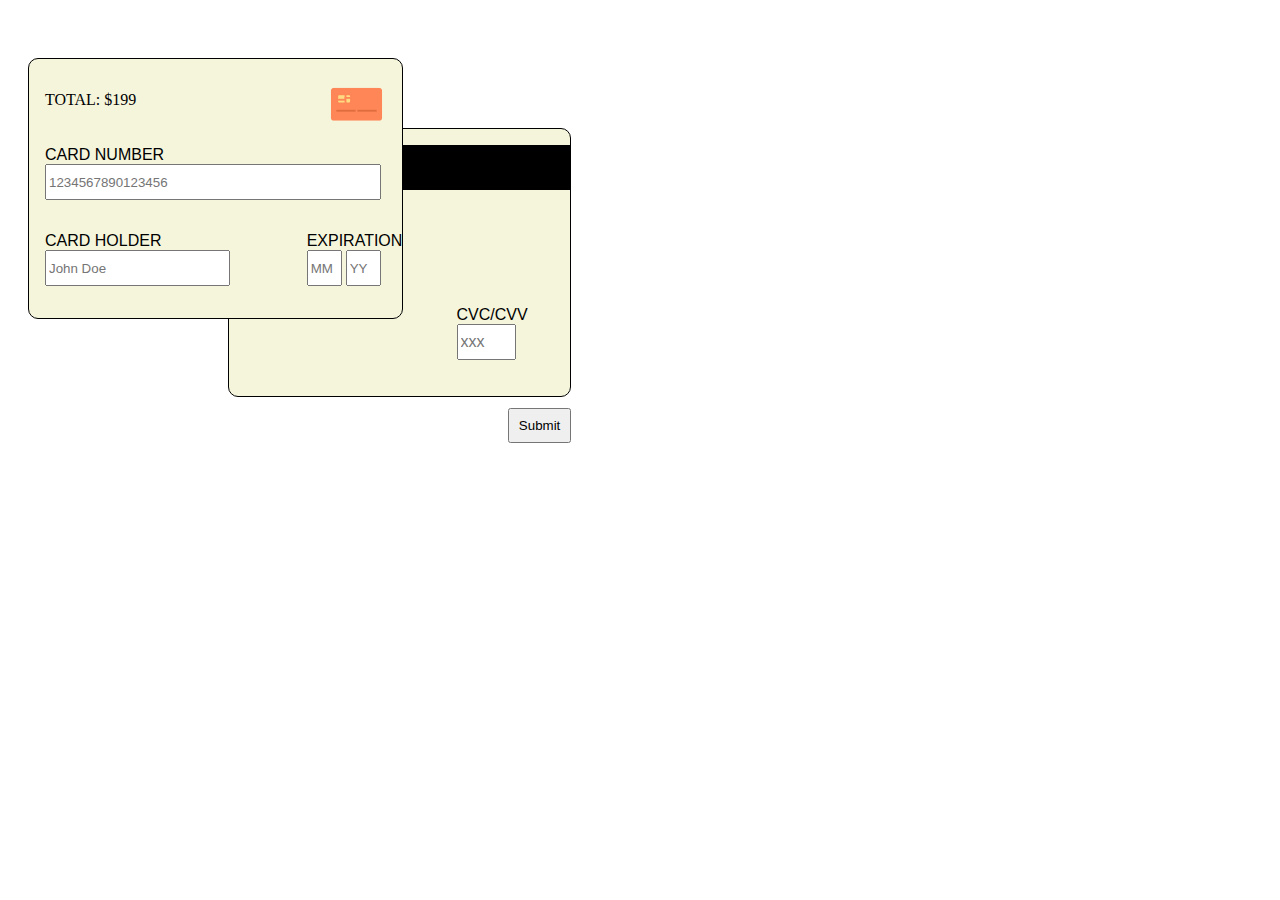
<file: cardform/index.html>
<!DOCTYPE html>
<html lang="en">
<head>
    <meta charset="UTF-8">
    <meta name="viewport" content="width=device-width, initial-scale=1.0">
    <title>Credit Card Form</title>
    <meta name="author" content="Nattie P">
    <meta name="description" content="gimmie your info">
    <link rel="icon" type="image/png" href="Untitled.png">
    <link rel="stylesheet" href="style.css"/>
    <script src="card.js" defer></script>
</head>
<body>
    <form action="index.html" >
        <section class = "front">
            <p>TOTAL:  $199</p>
            <img
            class="card-image"
            src="[data-uri]"
            height="55px">
            <p class = "number">
                <label for = "credit">CARD NUMBER</label>
                <input type ='text' id = "creditcardnumber" name = "credit" pattern="[0-9]{16}" placeholder="1234567890123456" required>
            </p>
            <p class = "name">
                <label for = "name">CARD HOLDER</label>
                <input type ='text' id = "name" name = "name" placeholder="John Doe" required>
            </p>
            <p class = "exp">
                <label for = "exp" class = "exp-label">EXPIRATION</label>
                <input type ='text' id = "monthExp" name = "exp" pattern="[01-12]{2}" placeholder="MM" required>
                <input type ='text' id = "yearExp" name = "exp" pattern="[25-99]{2}" placeholder="YY" required>

            </p>
        
        </section>
        <section class = "back">
            <div class = "randomahhline"></div>
            <p class = "cvc">
                <label for = "security">CVC/CVV</label>
                <input type ='text' id = "security" name = "security" pattern="[0-9]{3}"  placeholder="xxx" required>
            </p>


        </section>
        <button class = "sumbit" type="submit">Submit</button>
    </form>
    <p class = "errorMsg"></p>
    
</body>
</html>
</file>
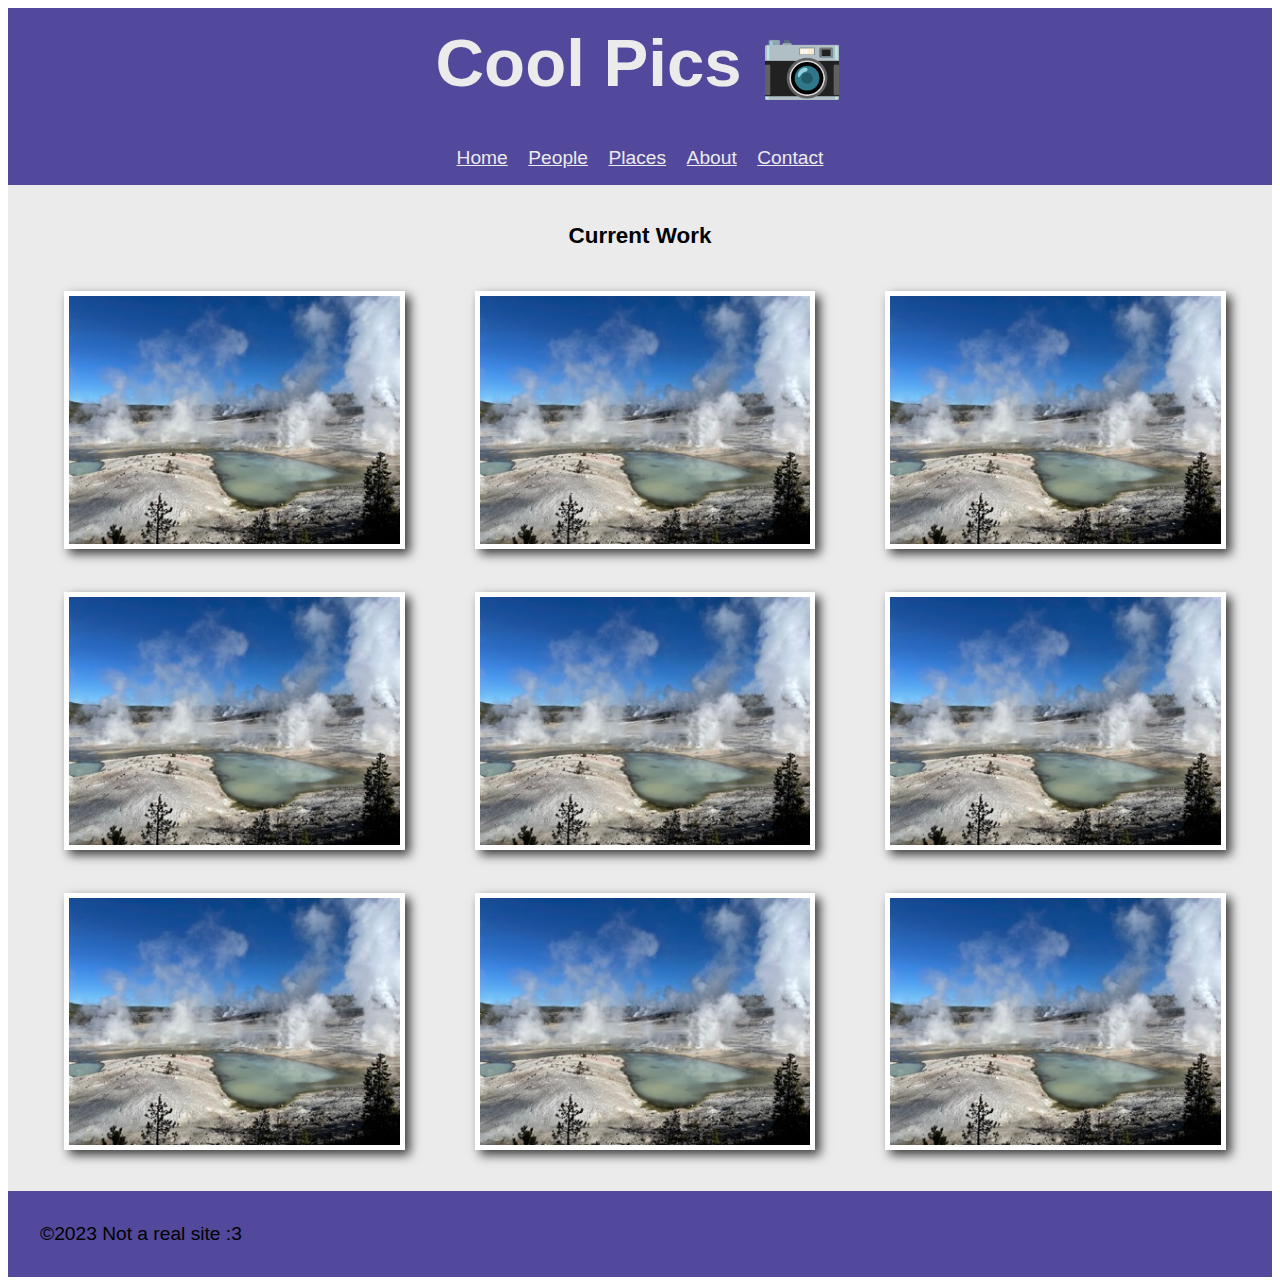
<file: coolpics/index.html>
<!DOCTYPE html>
<html lang="en">
<head>
    <meta charset="UTF-8">
    <meta name="viewport" content="width=device-width, initial-scale=1.0">
    <title>coo0o0o0ol pics!!</title>
    <link rel="stylesheet" href="coolpics.css"/>
    <script src="coolpics.js" defer></script>
    <meta name="author" content="Nattie P">
    <meta name="description" content="COOL PICS">
</head>
<body> 

    <header>
        <h1>Cool Pics 📷</h1>
        <h2 id="button">Menu</h2>
        <div class = "hide">
        <a href="#">Home</a>
        <a href="#">People</a>
        <a href="#">Places</a>
        <a href="#">About</a>
        <a href="#">Contact</a>
        </div>
    </header>
    <main>
        <h3>Current Work</h3>
        <section class = "gallery">
            <!-- 1  -->
            <figure>
                <img src="norris-sm.jpeg" alt="picture">
            </figure>
            <!-- 2 -->
            <figure>
                <img src="norris-sm.jpeg" alt="picture">
            </figure>
            <!-- 3  -->
            <figure>
                <img src="norris-sm.jpeg" alt="picture">
            </figure>
            <!-- 4  -->
            <figure>
                <img src="norris-sm.jpeg" alt="picture">
            </figure>
            <!-- 5  -->
            <figure>
                <img src="norris-sm.jpeg" alt="picture">
            </figure>
            <!-- 6  -->
            <figure>
                <img src="norris-sm.jpeg" alt="picture">
            </figure>
             <!-- 7  -->
             <figure>
                <img src="norris-sm.jpeg" alt="picture">
            </figure>
            <!-- 8  -->
            <figure>
                <img src="norris-sm.jpeg" alt="picture">
            </figure>
            <!-- 9  -->
            <figure id = "last">
                <img src="norris-sm.jpeg" alt="picture">
            </figure>
        
        </section>
    </main>
    <footer>©2023 Not a real site :3</footer>
    
</body>
</html>
</file>
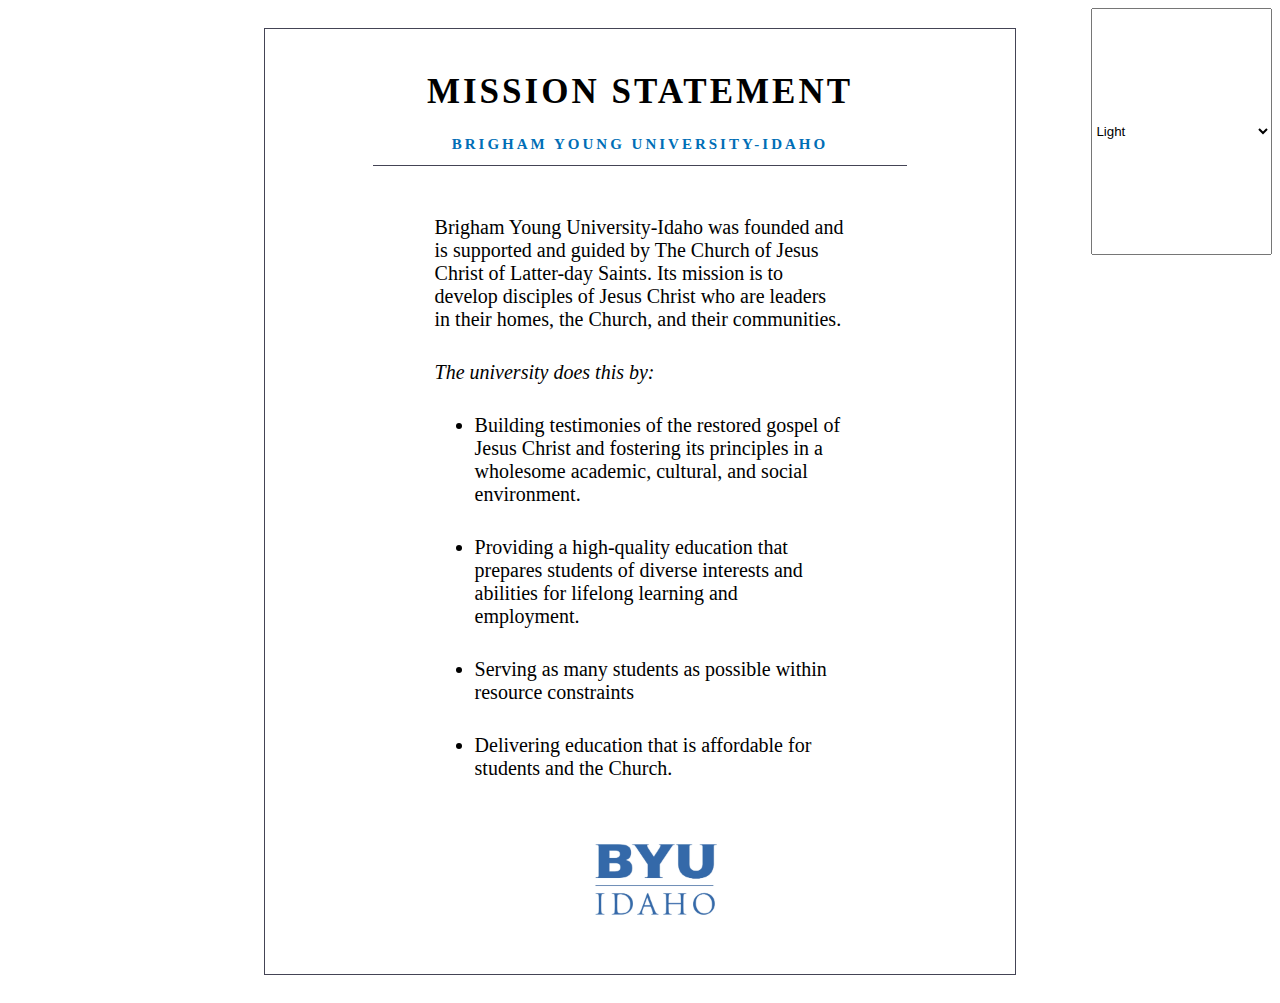
<file: mission/index.html>
<!DOCTYPE html>
<html lang="en">
<head>
    <meta charset="UTF-8">
    <meta name="viewport" content="width=device-width, initial-scale=1.0">
    <title>Document</title>
    <link rel="stylesheet" href="styles.css"/>
    <script src="mission.js" defer></script>

</head>
<body >
    <div class = "border">
    <h1>Mission Statement</h1>
    <h2>Brigham Young University-Idaho</h2>
    <div class = "line"></div>
    <p>Brigham Young University-Idaho was founded and is
        supported and guided by The Church of Jesus Christ
        of Latter-day Saints. Its mission is to develop disciples
        of Jesus Christ who are leaders in their homes, the
        Church, and their communities.</p>
    <p class = "italics">The university does this by:</p>
    <ul>
        <li>Building testimonies of the restored gospel of Jesus
            Christ and fostering its principles in a wholesome
            academic, cultural, and social environment.</li>
        <li>Providing a high-quality education that prepares
            students of diverse interests and abilities for
            lifelong learning and employment.</li>
        <li>Serving as many students as possible within
            resource constraints</li>
        <li>Delivering education that is affordable for
            students and the Church.</li>
    </ul>
    <img src= "logo.webp" alt="BYUI Logo- blue">
    </div>
    <select class = "theme">
  
        <option value="light">Light</option>
        <option value="dark">Dark</option>
      </select>

</body>
</html>
</file>
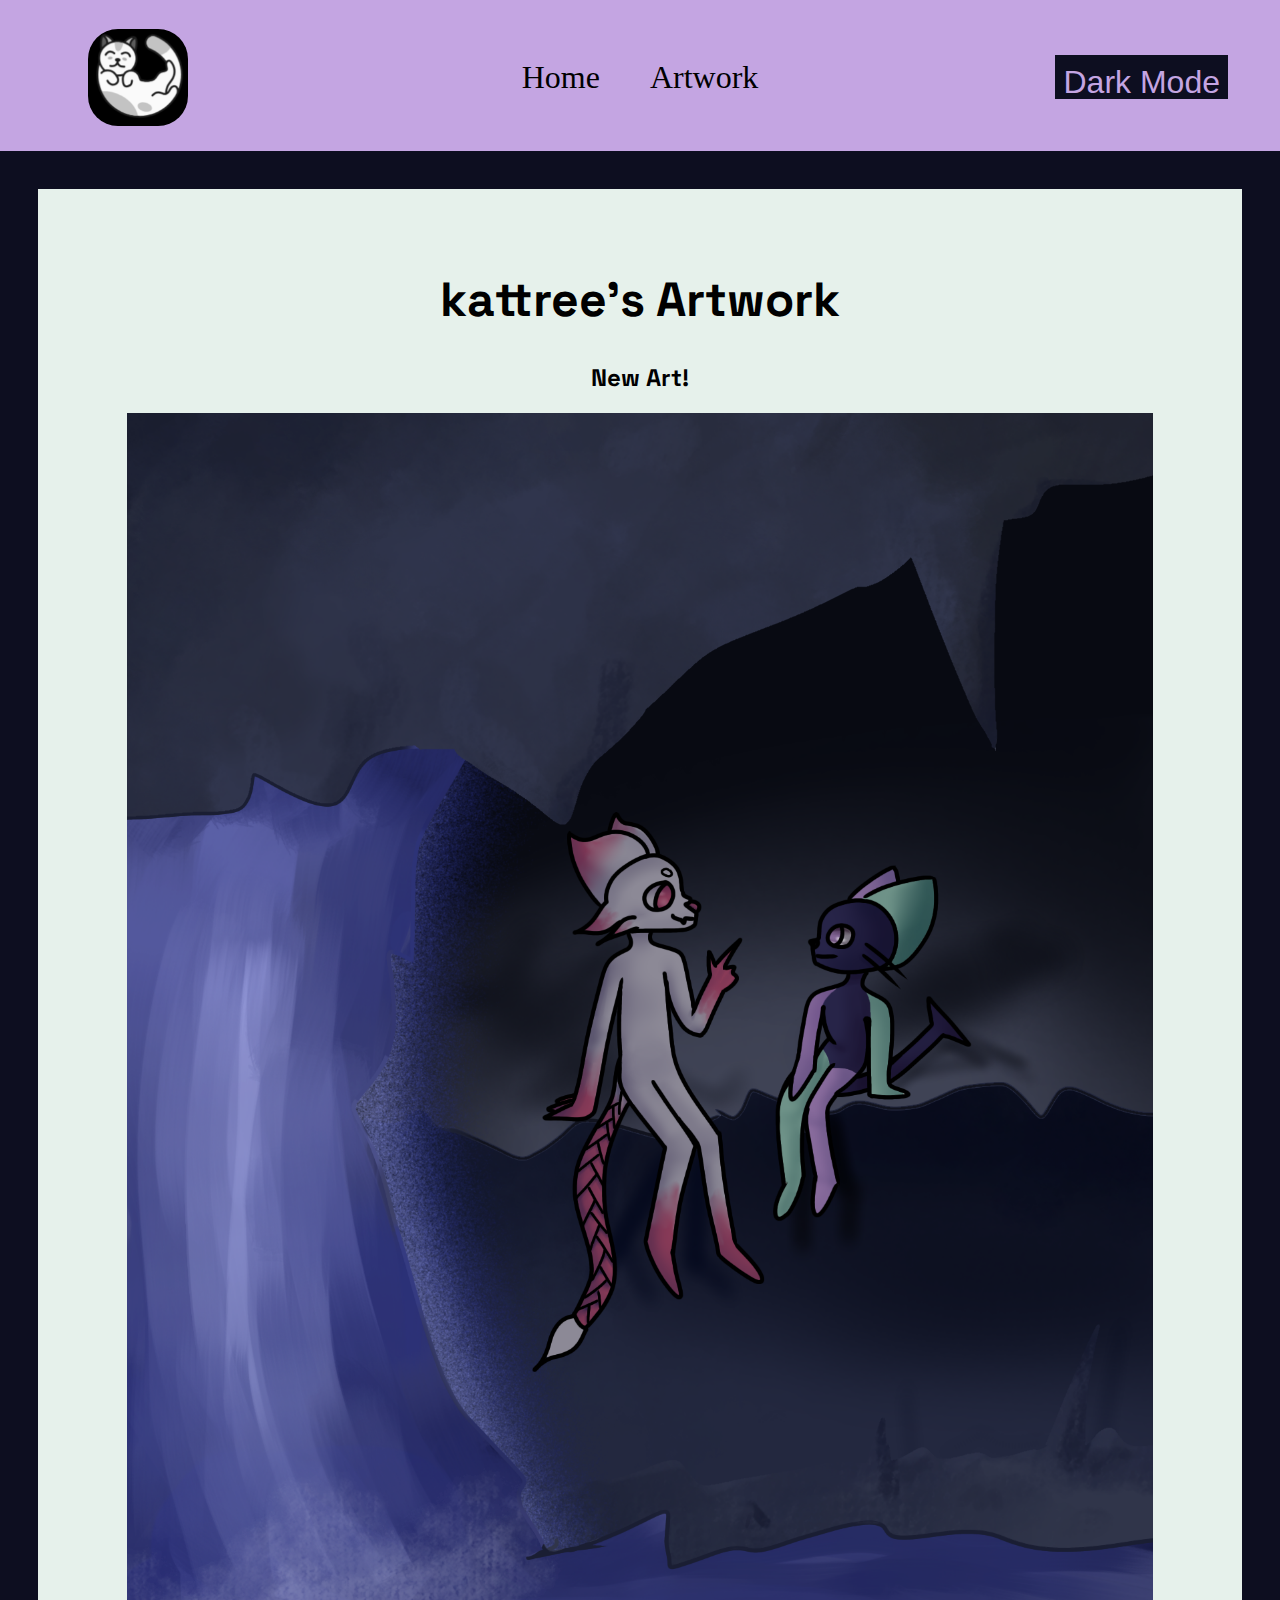
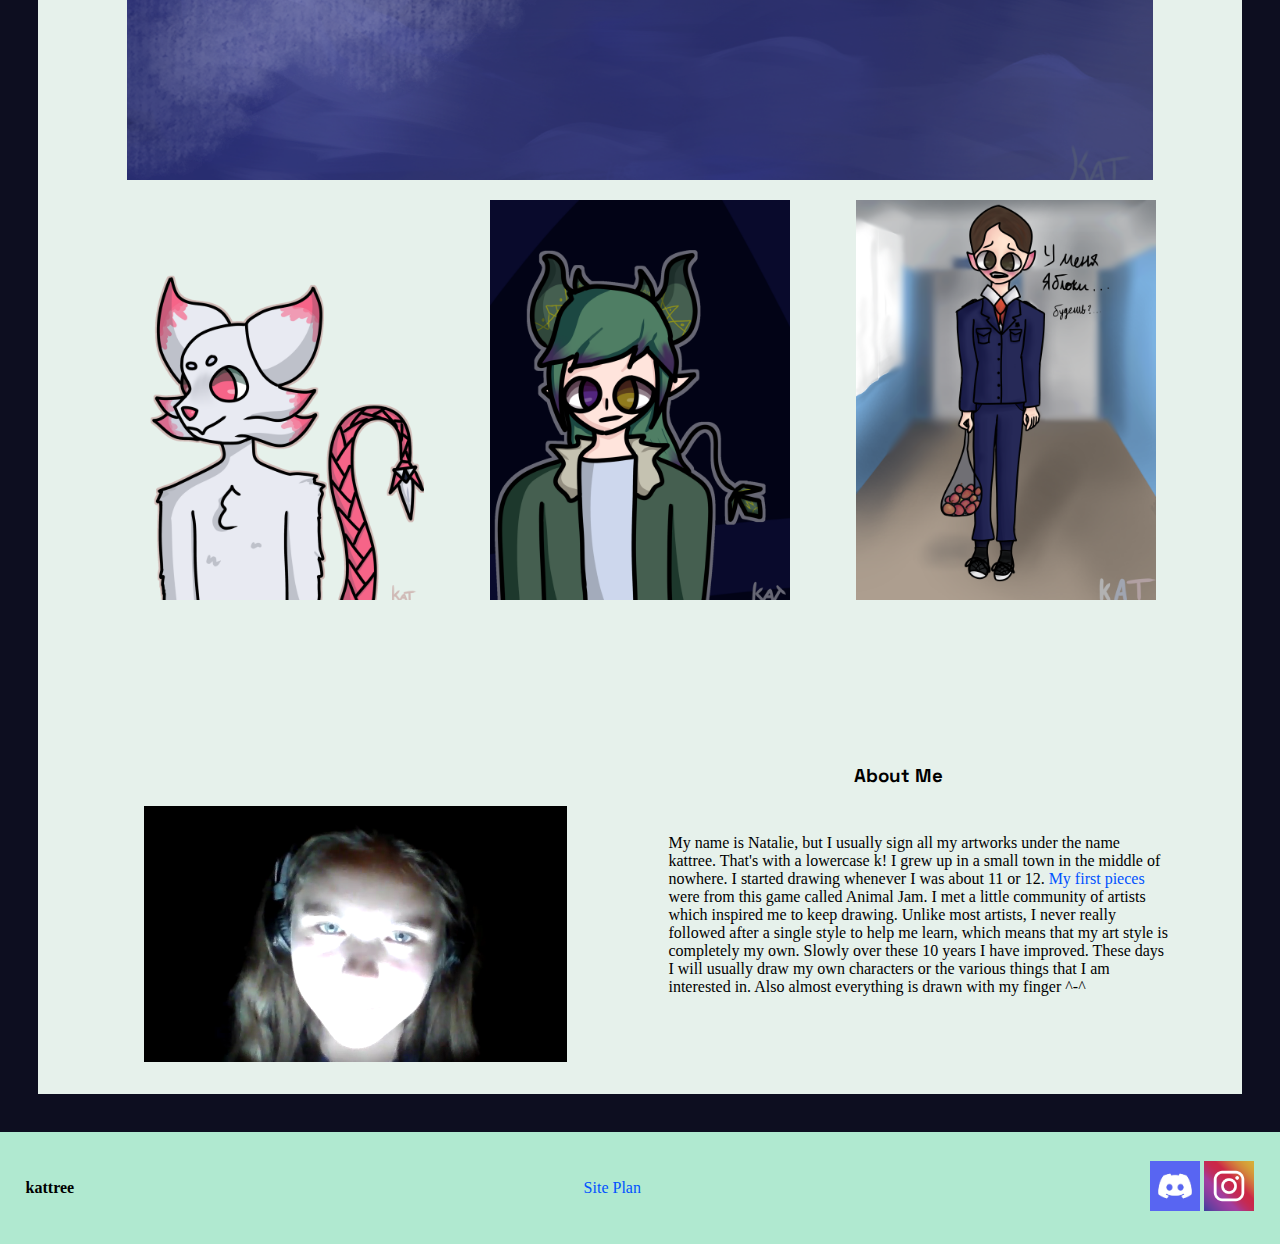
<file: personal-site/index.html>
<!DOCTYPE html>
<html lang="en">
<head>
    <meta charset="UTF-8">
    <meta name="viewport" content="width=device-width, initial-scale=1.0">
    <title>kattree Art</title>
    <link rel="icon" type="image/png" href="image.webp">
    <meta name="author" content="Nattie P">
    <meta name="description" content="Home page for the displaying of kattree's artwork.">
    <link rel="stylesheet" href="style.css" />
    <script src="dark.js" defer></script>



</head>
<body>
    <header>
        <img class = "logo" src="image.webp" alt="Logo image" />
        <section class = "nav-links">
            <ul>
            <li><a href="index.html">Home</a></li>
            <li><a href = "artwork.html" >Artwork</a></li>
            </ul>
        </section>
        <button id ="lighting"> Dark Mode</button>
    </header>
    <main>
        <h1>kattree's Artwork</h1>
        <div class = "randomahhline"></div>
        <section class = "newArts">
        <h2>New Art!</h2>
        <img src="frens.png" alt="two kats by a cave waterfall">
        <p></p>
        <div class ="miniNewArts">
        <img src="kett.png" alt="Katari Kityama- kattree's friend">
        <img src="zenny.png" alt="romanian man with heterochromia and green hair">
        <img src="yabloki.png" alt="russian boy holding apples while asking a girl out in russian">
    </div>
</section>
<section class = "abtme">
        <h3>About Me</h3>
        <img class = "me" src="me.png" alt="picture of the artist">
        <p>My name is Natalie, but I usually sign all my artworks under the name kattree. That's with a lowercase k! I grew up in a small town in the middle of nowhere. I started drawing whenever I was about 11 or 12. <a href ="https://aminoapps.com/c/jam-on/page/blog/bad-wolf-art/eY8R_Xlwu3ubK1pj5zPlVW7eKeDD0kwPJNRSQ" target = "_blank">My first pieces</a> were from this game called Animal Jam. I met a little community of artists which inspired me to keep drawing. Unlike most artists, I never really followed after a single style to help me learn, which means that my art style is completely my own. Slowly over these 10 years I have improved. These days I will usually draw my own characters or the various things that I am interested in. Also almost everything is drawn with my finger ^-^</p>
    </section>
    </main>
    <footer>
        
        <h4>kattree</h4>
        <a class = "sitplan" href="site-plan.html">Site Plan</a>
        <div>
        <a href="https://discord.gg/QAv552ebdE" target ="_blank">
            <img src="discord.jpg" alt="discord icon"> </a>
            <a href="https://www.instagram.com/kattree__/" target ="_blank">
                <img src="instagram.webp" alt="instagram icon">
            </a>
        </div>
    </footer>
     
</body>
</html>
</file>
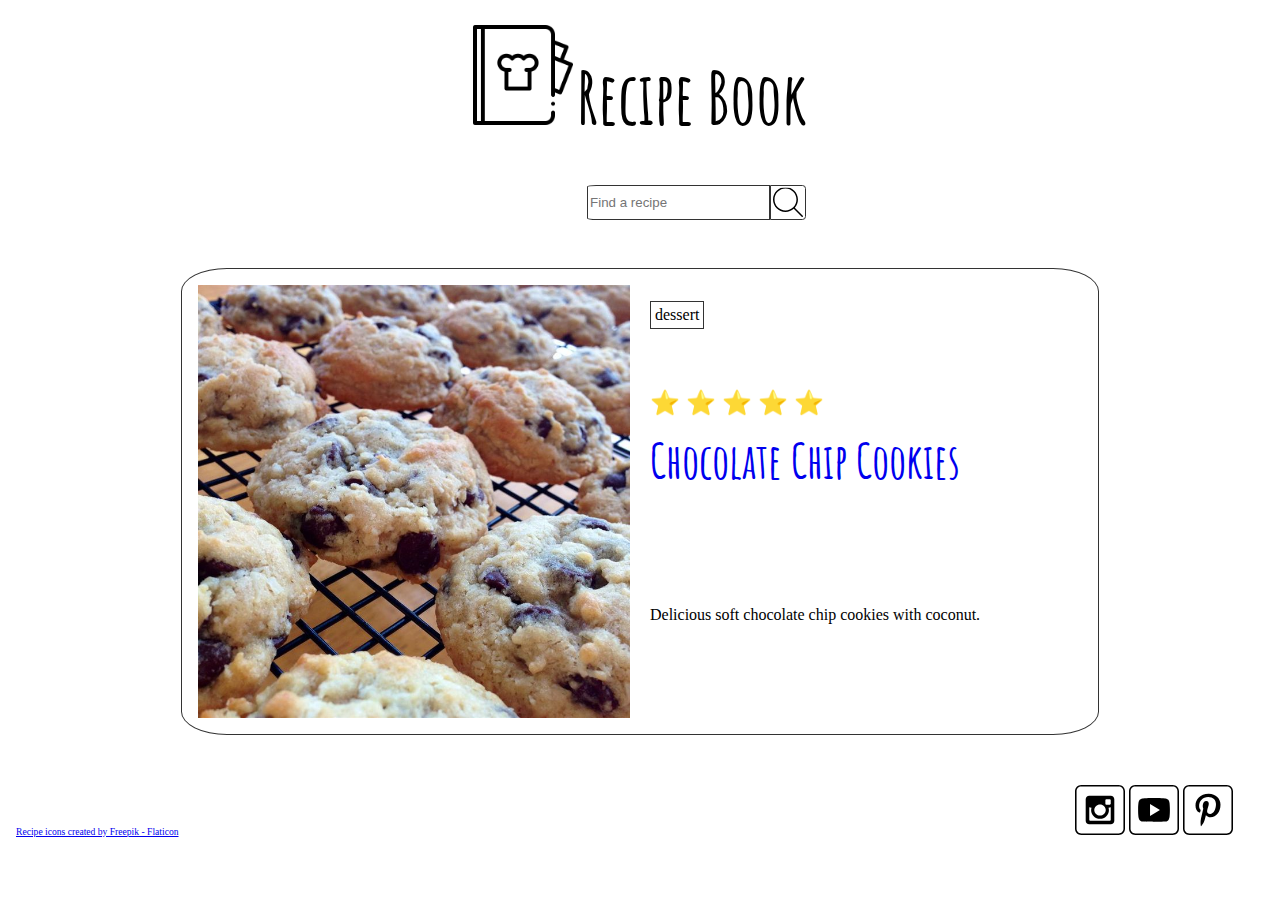
<file: recipe/index.html>
<!DOCTYPE html>
<html lang="en">
<head>
    <meta charset="UTF-8">
    <meta name="viewport" content="width=device-width, initial-scale=1.0">
    <title>Recipe Book</title>
    <meta name="author" content="Nattie P">
    <meta name="description" content="Find recipes here at Recipe Book. We have every kind of recipe you could ever want for here, rangeing from sweet goodies to savoury delights!">
    <link rel="icon" type="image/png" href="recipe-book.png">
    <link rel="stylesheet" href="food.css"/>
    <script src="food.js" defer></script>

    <meta property="og:title" content="">
<meta property="og:type" content="website" />
<meta property="og:description" content="Find recipes here at Recipe Book. We have every kind of recipe you could ever want for here, rangeing from sweet goodies to savoury delights!">
<meta property="og:url" content="index.html">

</head>
<body>
    <header>
        <img class = "logo" src="recipe-book.png" alt="Logo image" />
        <p class = "title">Recipe Book</p>
    </header>
    <main>
        <section class = "search">
            <label for = "seach"></label>
            <input type ='text' id = "search" name = "search" placeholder="Find a recipe">
            <img class = "search-icon" src="search.svg" alt="pinterest icon">
        </section>
        <section class="recipe-html">
            <img src="apple-crisp.jpg" alt="image of apple crisp on a plate" />
     
                <ul class="recipe-tags">
                    <li>Dessert</li>
                </ul>
                <h2><a href="#">Apple Crisp</a></h2>
                <p class="recipe-ratings">
                    <span
                        class="rating"
                        role="img"
                        aria-label="Rating: 3 out of 5 stars"
                    >
                        <span aria-hidden="true" class="icon-star">⭐</span>
                        <span aria-hidden="true" class="icon-star">⭐</span>
                        <span aria-hidden="true" class="icon-star">⭐</span>
                        <span aria-hidden="true" class="icon-star">⭐</span>
                        <span aria-hidden="true" class="icon-star-empty">☆</span>
                    </span>
                </p>
                <p class="recipe-description">
                    This apple crisp recipe is a simple yet delicious fall dessert
                    that's great served warm with vanilla ice cream.
                </p>
     
                </section>
    </main>
    <footer>
        <a class = "credit" href="https://www.flaticon.com/free-icons/recipe" title="recipe icons">Recipe icons created by Freepik - Flaticon</a> 
        <div class="social">
            <!-- Social media icons provided under CC from https://www.iconfinder.com/AlfredoCreates  -->
            <a href="#"><img src="instagram_icon.svg" alt="instagram icon"></a>
            <a href="#"><img src="youtube_icon.svg" alt="youtube icon"></a>
            <a href="#"><img src="pinterest_icon.svg" alt="pinterest icon"></a>
        </div>

    </footer>
</body>
</html>
</file>
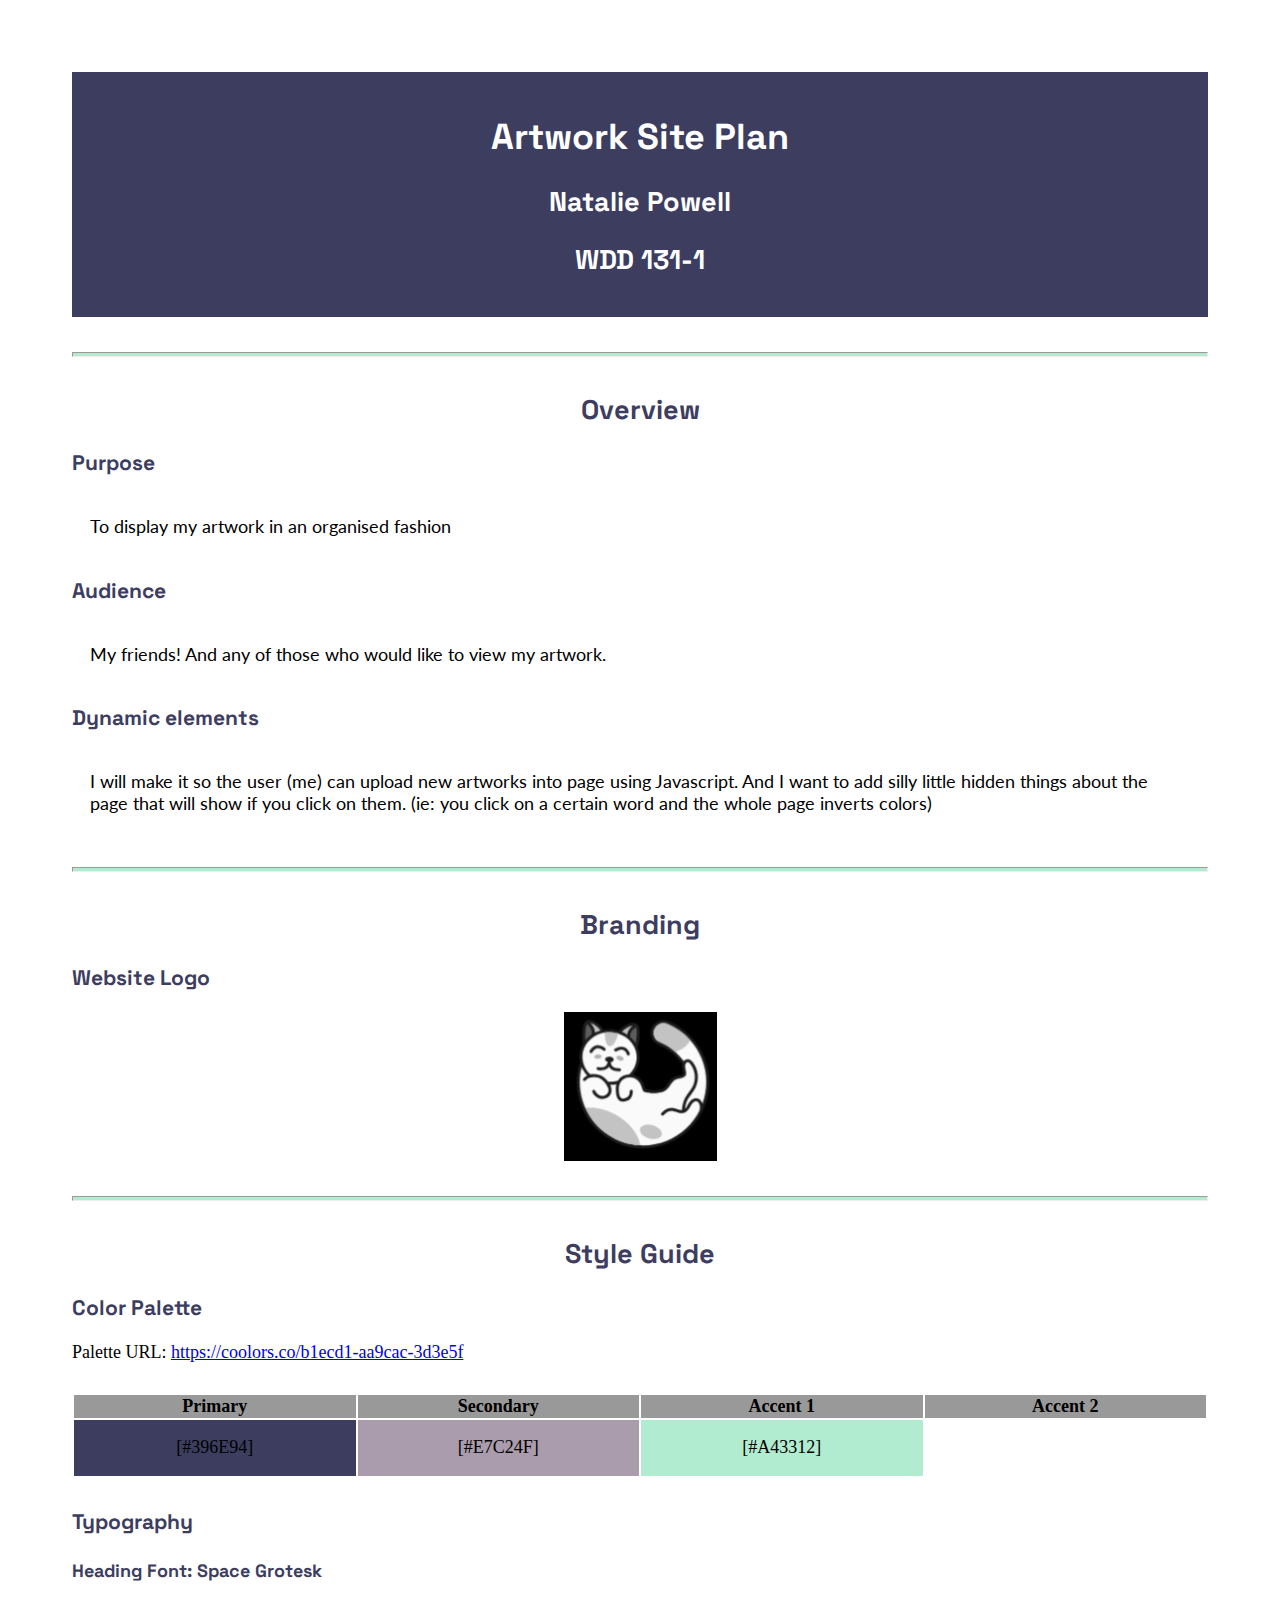
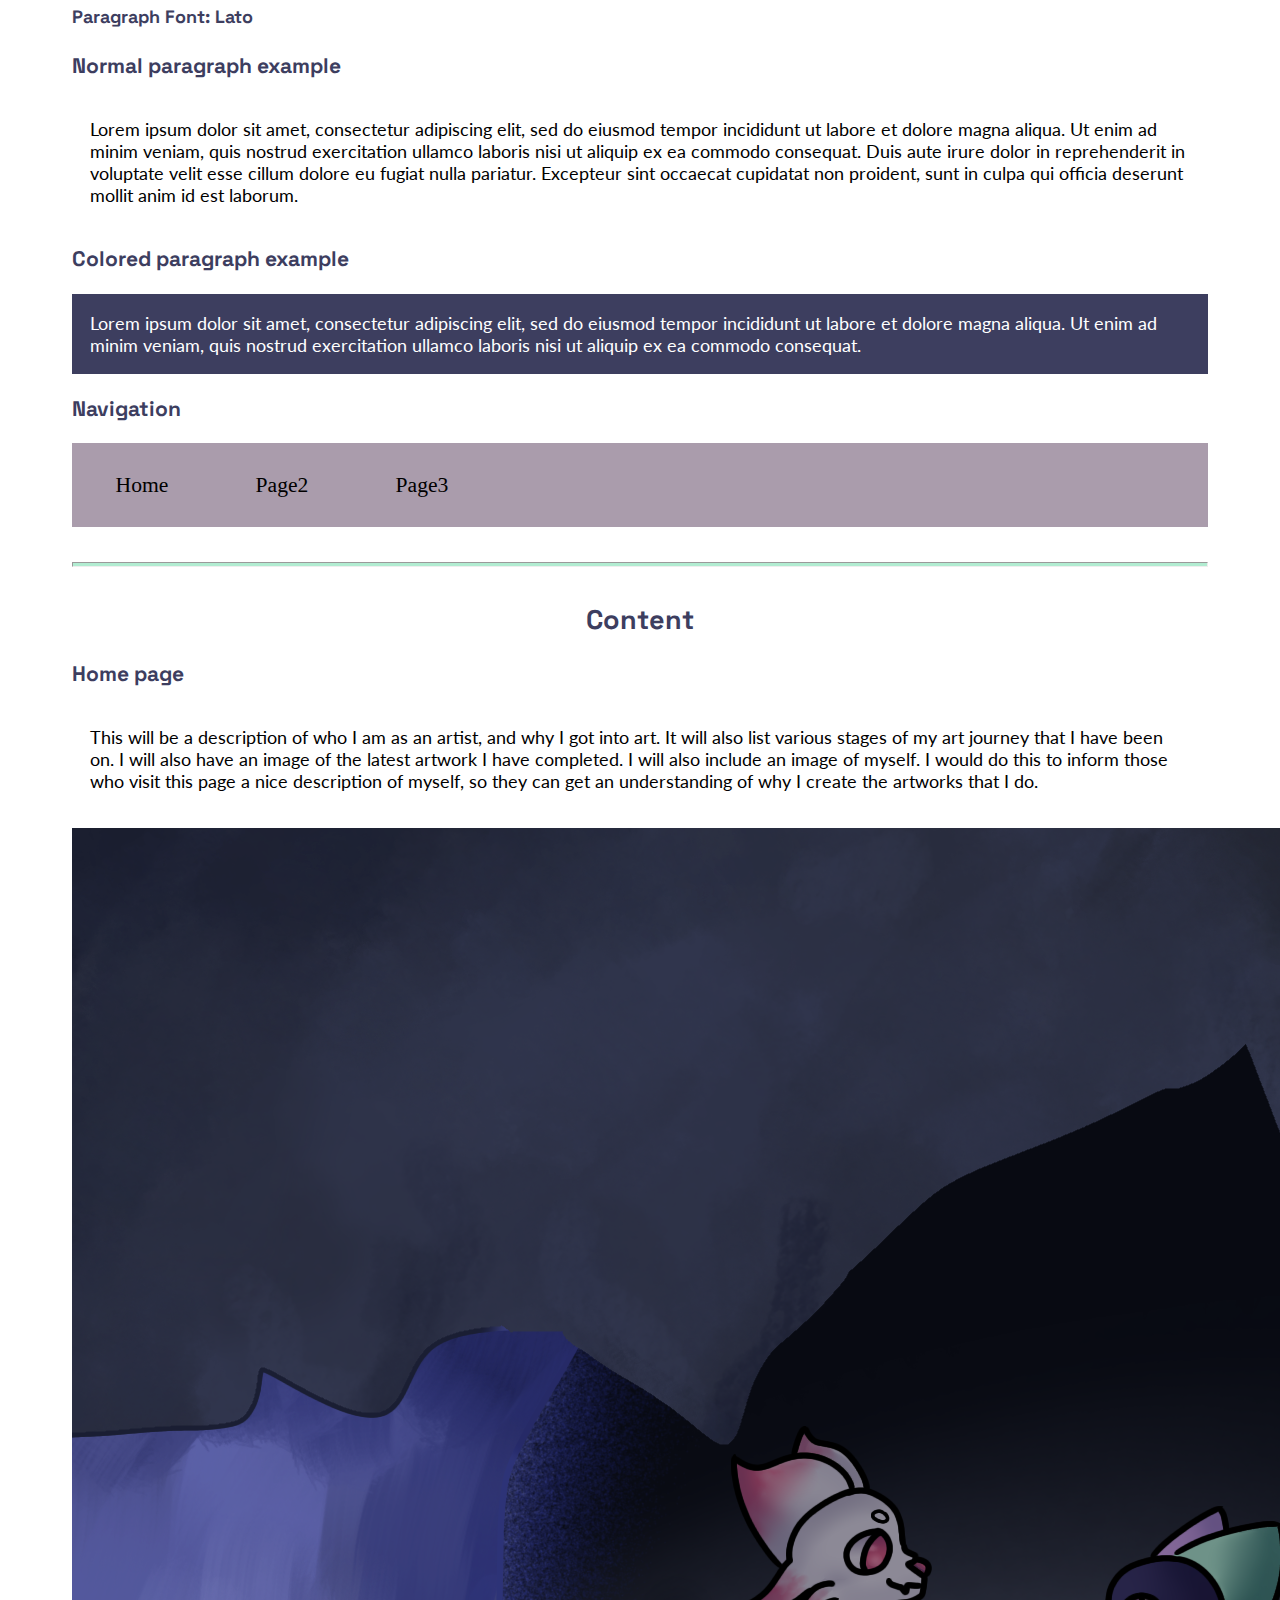
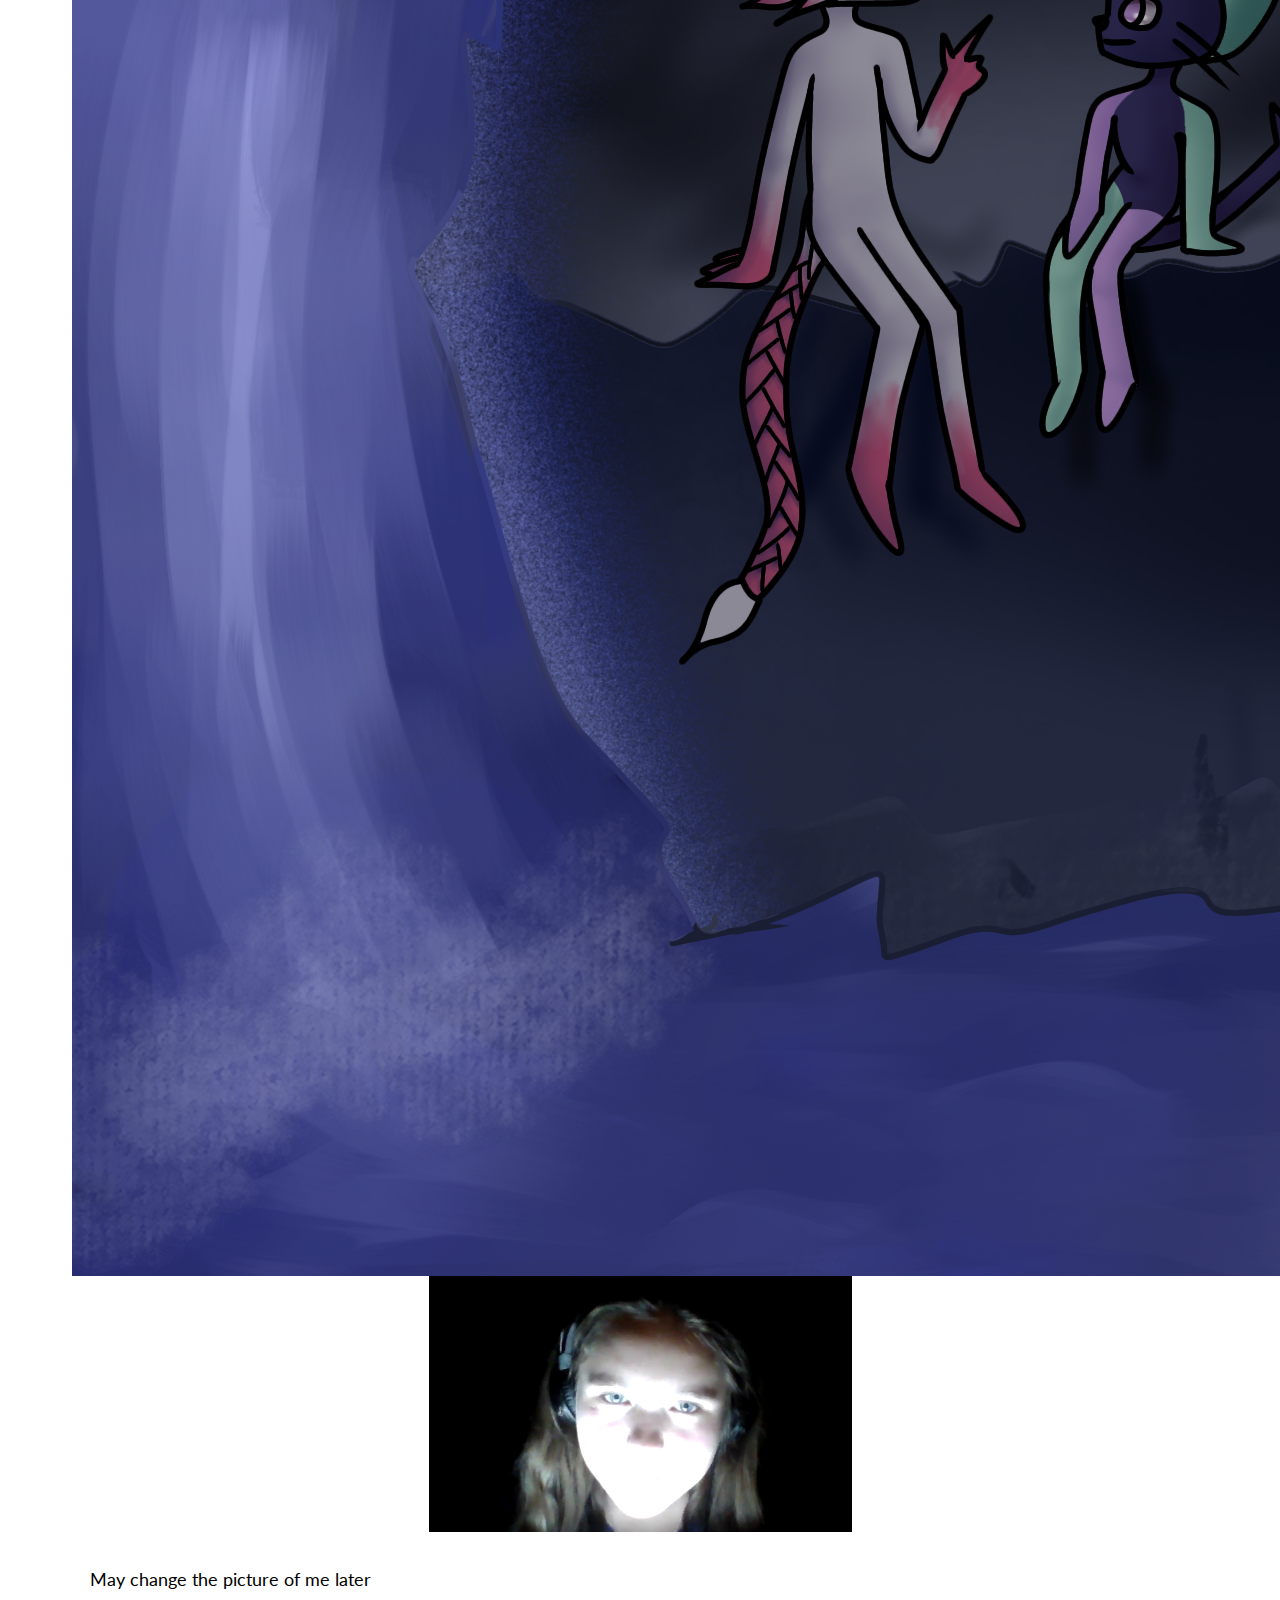
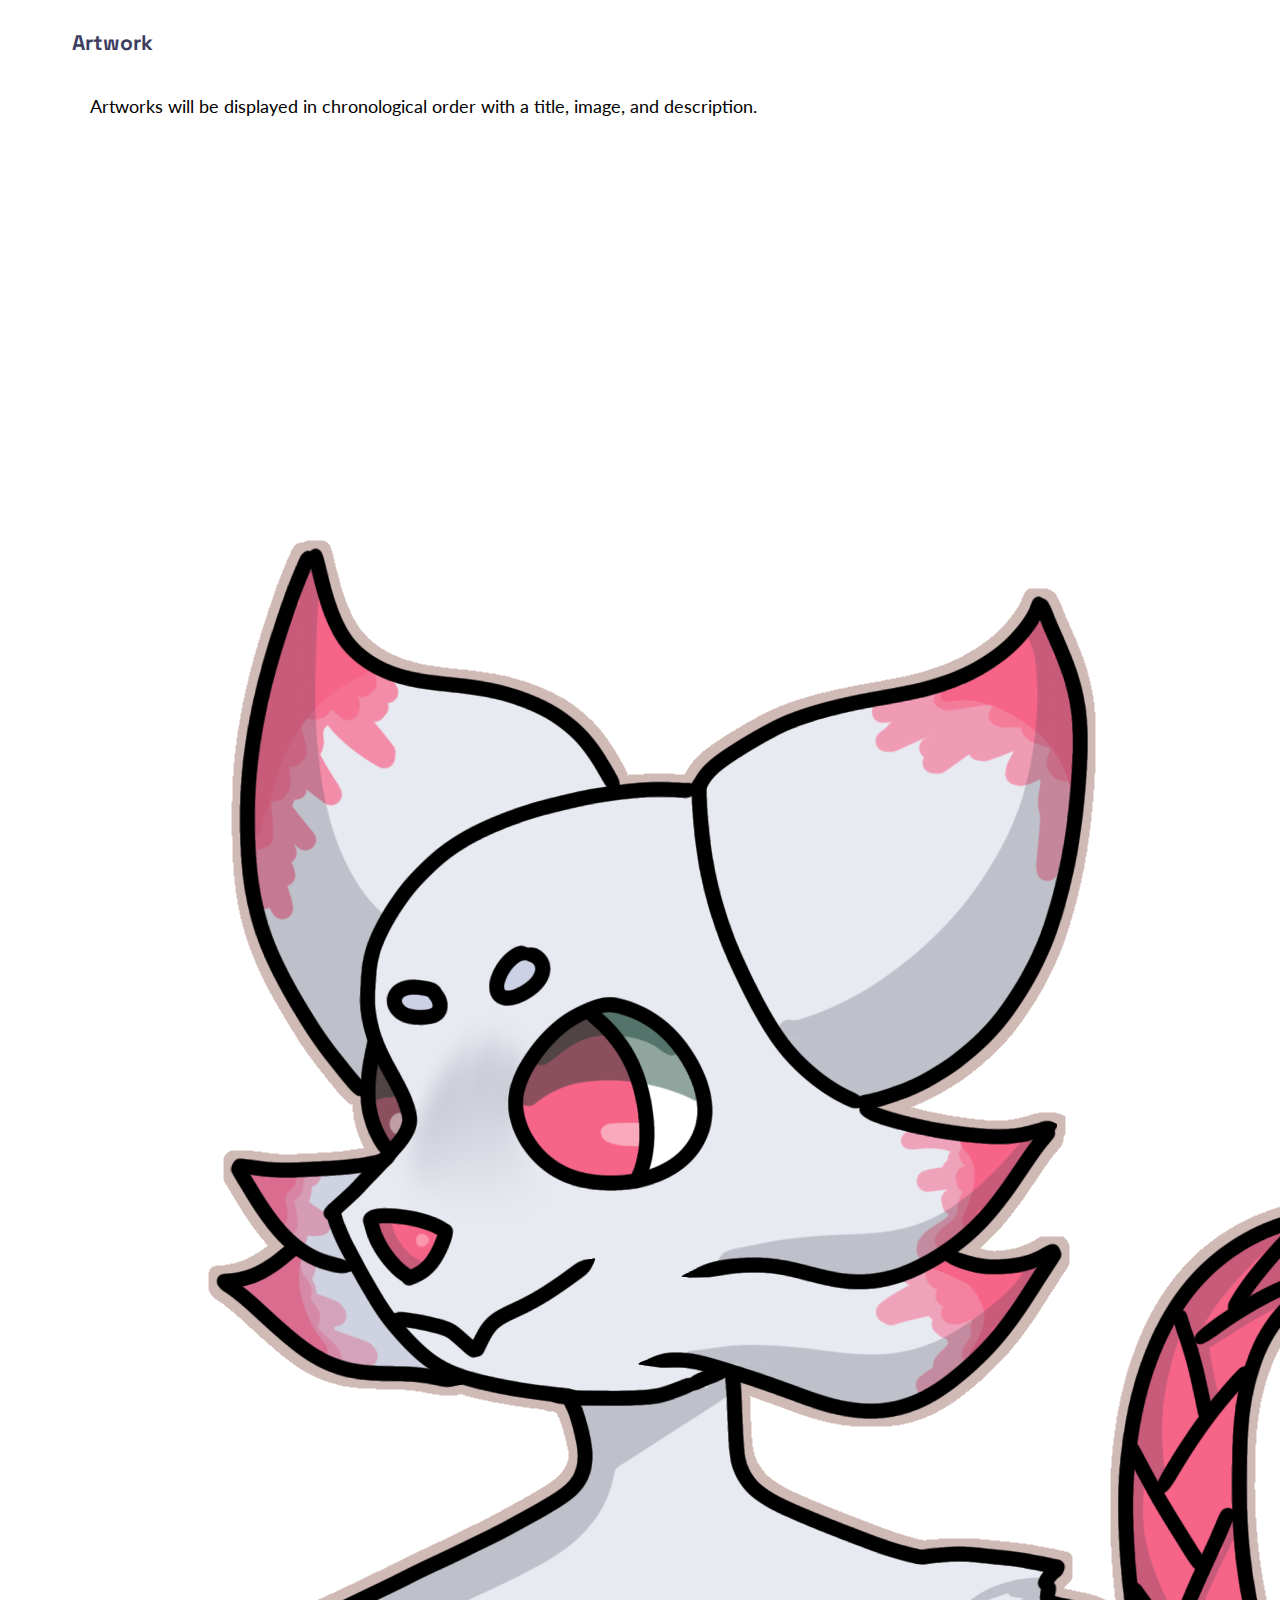
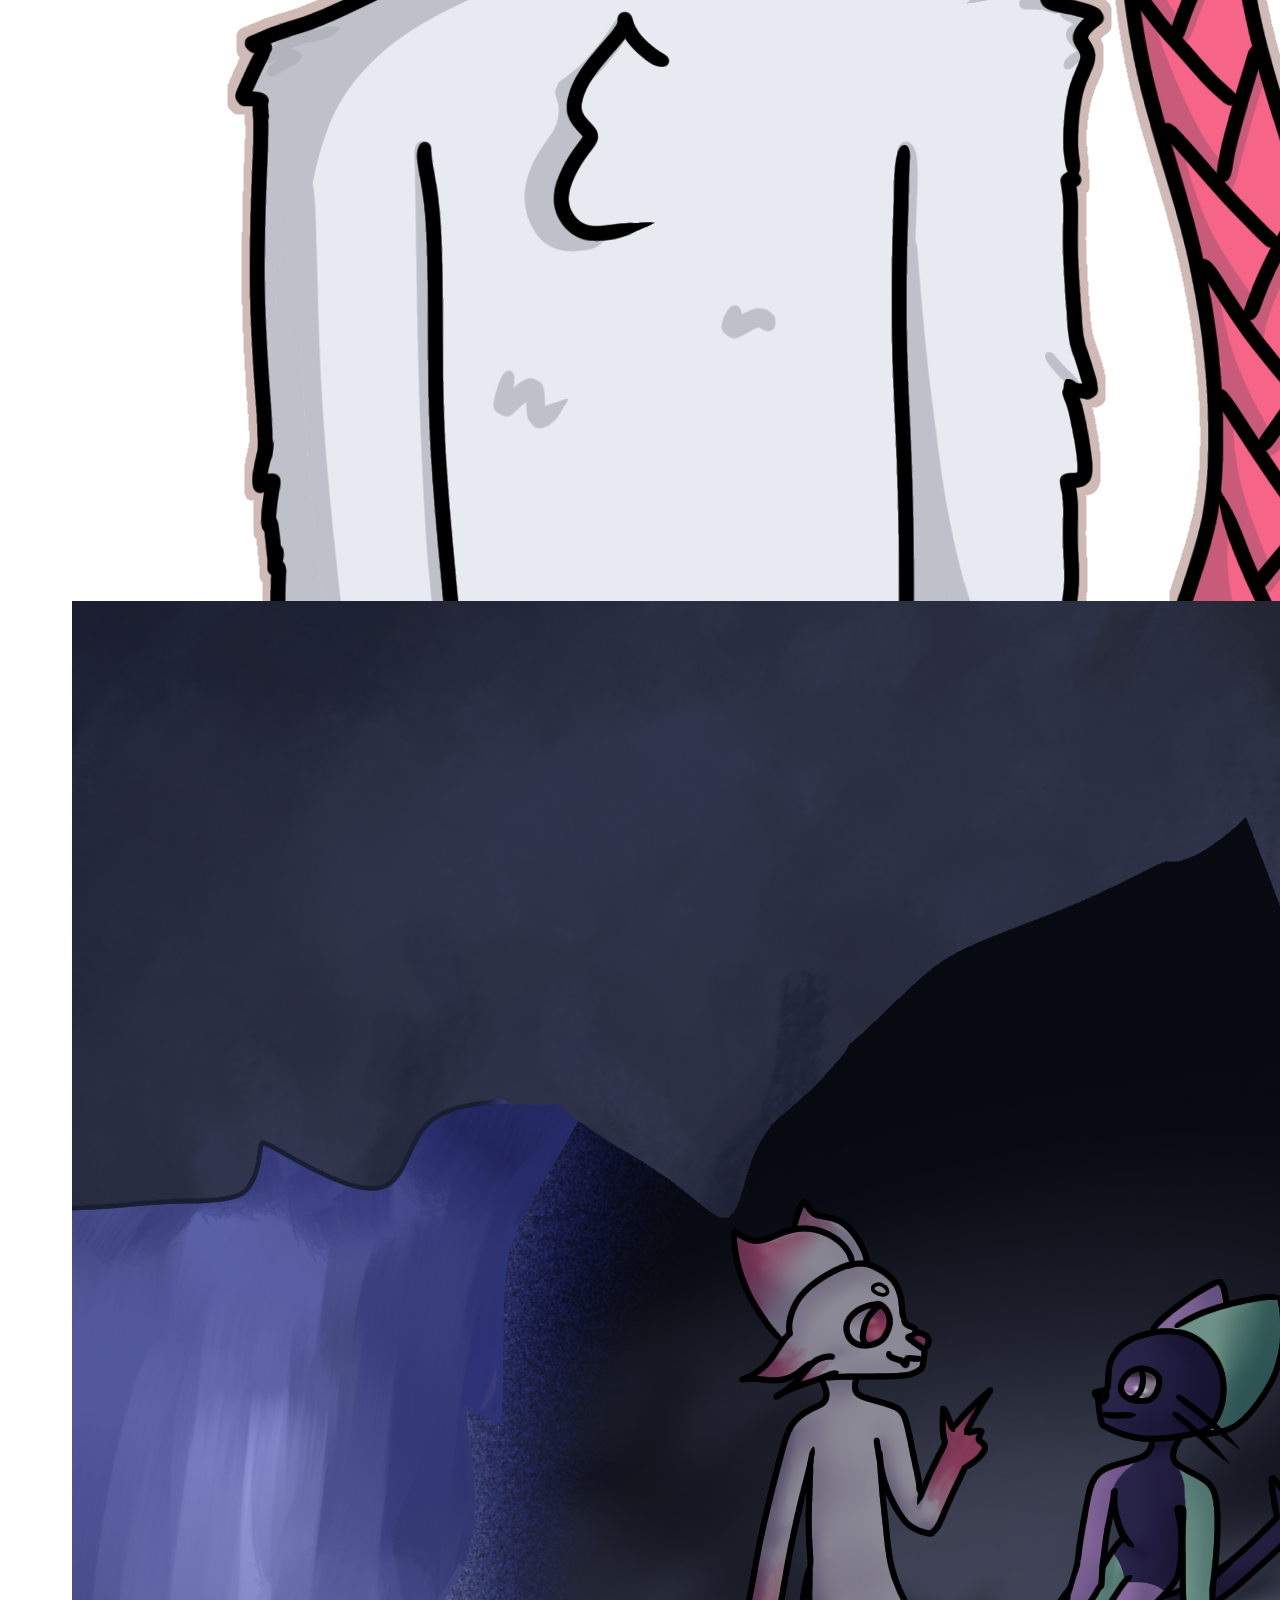
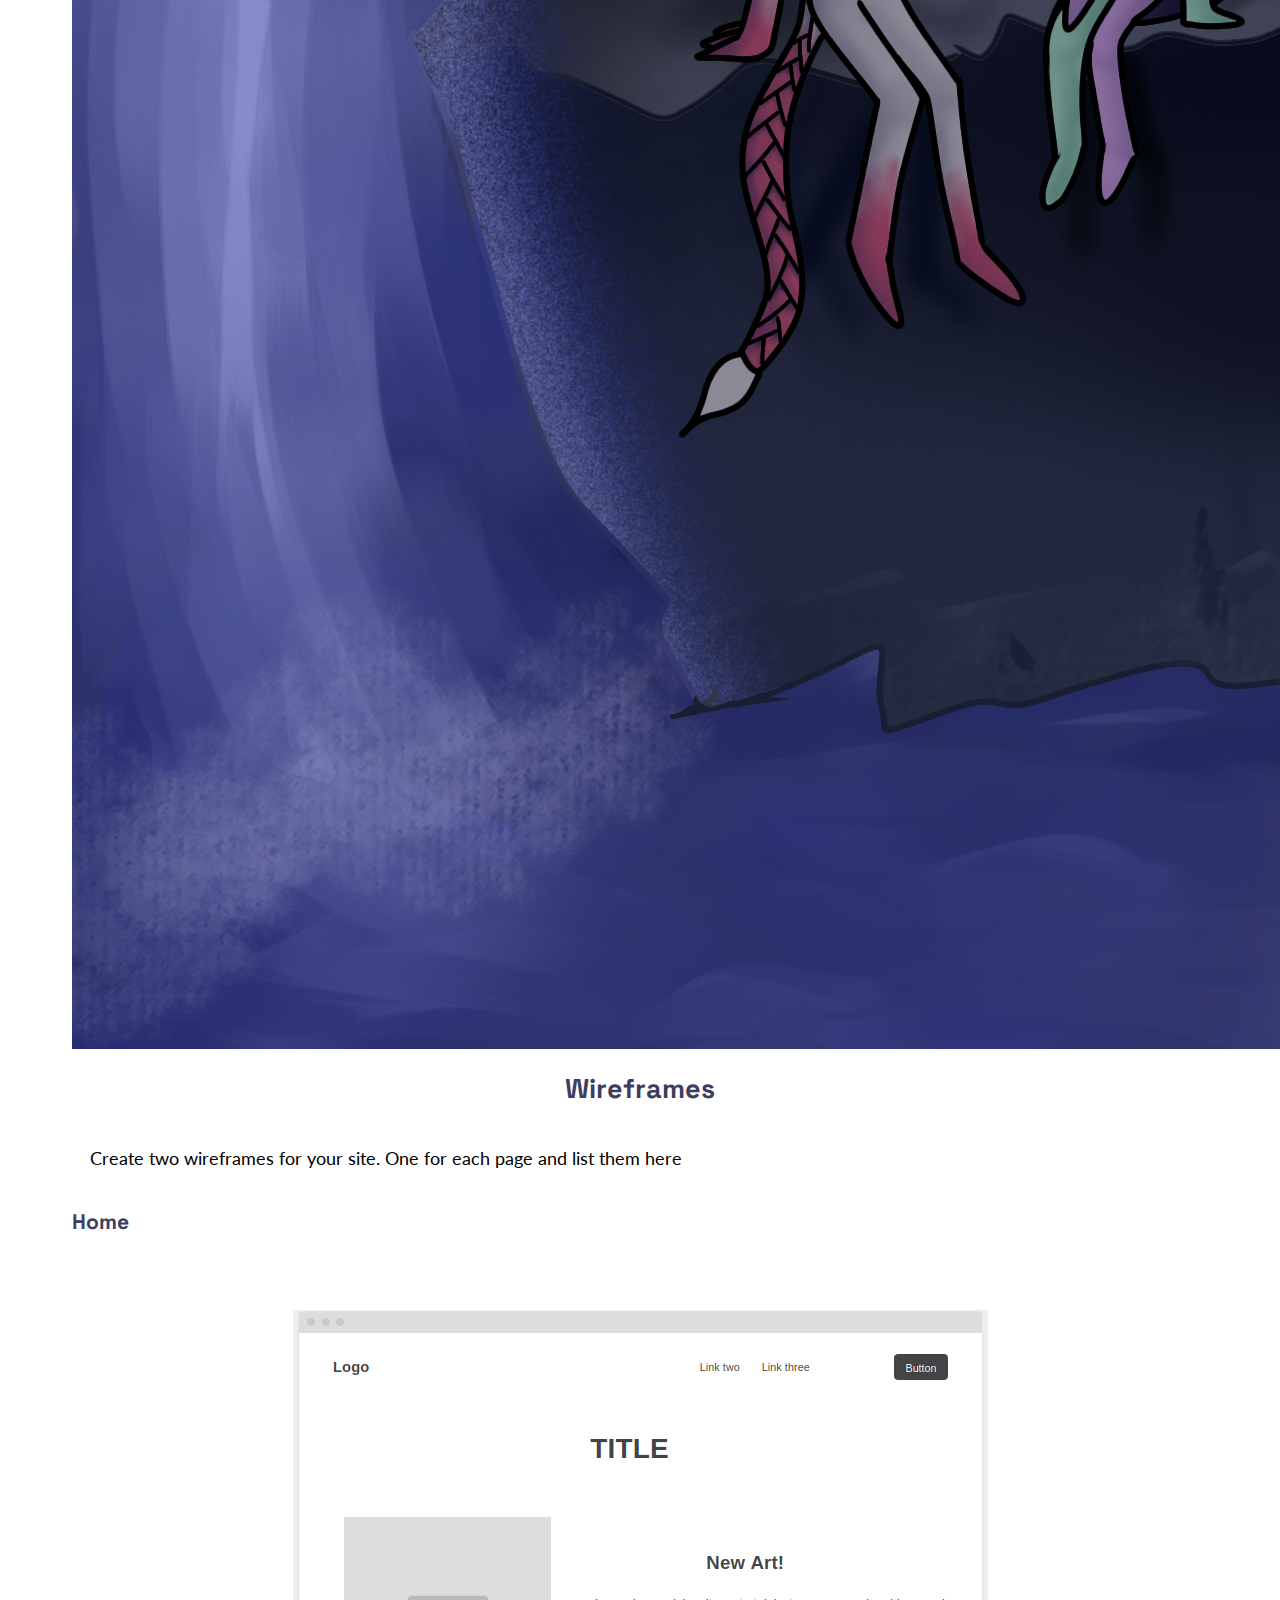
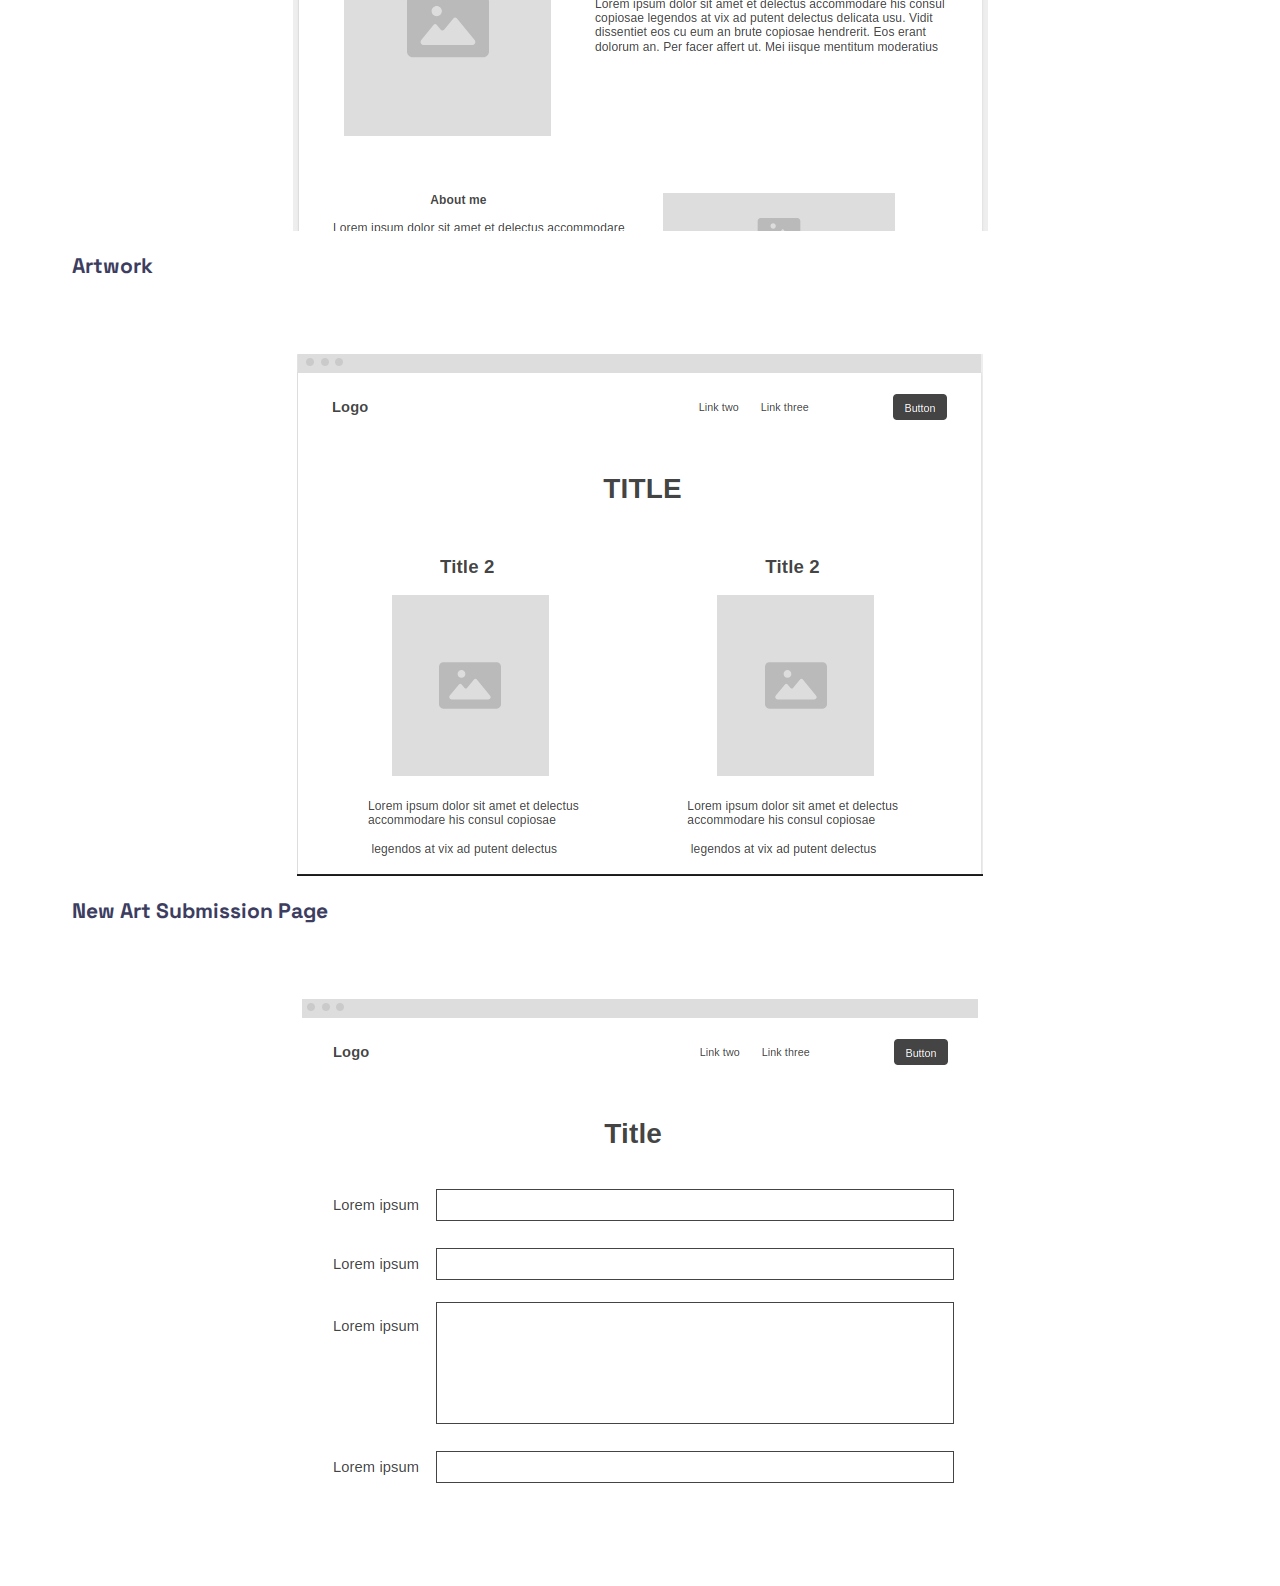
<file: personal-site/site-plan/index.html>
<!DOCTYPE html>
<html lang="en-us">
	<head>
		<meta charset="utf-8" />
		<title>Site Plan</title>
		<link type="text/css" rel="stylesheet" href="site-plan.css" />

			<link rel="icon" type="image/png" href="image.webp">
		  
	</head>

	<body>
		<header>
			<h1>Artwork Site Plan</h1>
			<h2>Natalie Powell</h2>
			<h2>WDD 131-1</h2>
			<!-- In the header above, add the name or your site, your name and class number. For example if you are in section 3 you would put WDD 131.03 -->
		</header>
		<main>
			<!-- ------------------------Steps 2-3------------------------------ -->
			<hr />
			<h2>Overview</h2>
			<h3>Purpose</h3>
			<p>To display my artwork in an organised fashion</p>
			<!-- change this -->

			<h3>Audience</h3>
			<p>My friends! And any of those who would like to view my artwork.</p>
			<!-- change this -->

			<h3>Dynamic elements</h3>
			<p>I will make it so the user (me) can upload new artworks into page using Javascript. And I want to add silly little hidden things about the page that will show if you click on them. (ie: you click on a certain word and the whole page inverts colors) </p>
			<!-- change this -->

			<hr />
			<h2>Branding</h2>
			<h3>Website Logo</h3>
			<!-- Replace this with some sort of logo for your site.  A logo can be as simple as the name of your site in a nice font :) -->
			<img src="image.webp" alt="Logo image" />
			<hr />
			<h2>Style Guide</h2>

			<!-- ------------------------Steps 4-8------------------------------ -->

			<h3>Color Palette</h3>
			<!--  The colors you choose for a website are one of the most important decisions you will make. Follow the instructions on the activity in iLearn then return and replace the color codes below with the hex color codes (the 6 digit numbers that show at the bottom of each color) for the colors you have chosen below.  You should have at least 2 colors but do not have to fill in all 4 if you do not need them.  -->

			<!-- Copy and paste the URL to your finished palette below Make sure to paste it into both spots -->
			Palette URL:
			<a
				href="https://coolors.co/b1ecd1-aa9cac-3d3e5f"
				target="_blank"
				>https://coolors.co/b1ecd1-aa9cac-3d3e5f</a
			>

			<table class="colors">
				<tbody>
					<tr>
						<th>Primary</th>
						<th>Secondary</th>
						<th>Accent 1</th>
						<th>Accent 2</th>
					</tr>
					<!-- Replace the numbers in the boxes below with your hex color codes. Then switch to the site-plan.css file and change your colors there as well. -->
					<tr>
						<td class="primary">[#396E94]</td>
						<td class="secondary">[#E7C24F]</td>
						<td class="accent1">[#A43312]</td>
						<td class="accent2"></td>
					</tr>
				</tbody>
			</table>

			<!-- ------------------------Step 9------------------------------ -->

			<h3>Typography</h3>
			<!-- Choose a font for your paragraphs (body copy) and headlines. What font(s) have you chosen? Why did you choose what you did?  Make sure to review the list of web safe fonts at W3Schools.org as a starting point.  Think also about which of your colors above you might use for background and font colors. -->

			<h4>
				Heading Font: Space Grotesk
				<!-- change this -->
			</h4>
			<h4>
				Paragraph Font: Lato
				<!-- change this -->
			</h4>
			<h3>Normal paragraph example</h3>
			<p>
				Lorem ipsum dolor sit amet, consectetur adipiscing elit, sed do eiusmod
				tempor incididunt ut labore et dolore magna aliqua. Ut enim ad minim
				veniam, quis nostrud exercitation ullamco laboris nisi ut aliquip ex ea
				commodo consequat. Duis aute irure dolor in reprehenderit in voluptate
				velit esse cillum dolore eu fugiat nulla pariatur. Excepteur sint
				occaecat cupidatat non proident, sunt in culpa qui officia deserunt
				mollit anim id est laborum.
			</p>
			<h3>Colored paragraph example</h3>
			<p class="colored">
				Lorem ipsum dolor sit amet, consectetur adipiscing elit, sed do eiusmod
				tempor incididunt ut labore et dolore magna aliqua. Ut enim ad minim
				veniam, quis nostrud exercitation ullamco laboris nisi ut aliquip ex ea
				commodo consequat.
			</p>

			<!-- ------------------------Step 10------------------------------ -->

			<h3>Navigation</h3>
			<!-- Think about how you want your navigation bar to look. In the site-plan.css file change the colors to your colors to get the look you desire. -->
			<nav>
				<a href="#">Home</a>
				<a href="#">Page2</a>
				<a href="#">Page3</a>
			</nav>
			<hr />

			<h2>Content</h2>
			<h3>Home page</h3>
			<p>This will be a description of who I am as an artist, and why I got into art. It will also list various stages of my art journey that I have been on. I will also have an image of the latest artwork I have completed. I will also include an image of myself. I would do this to inform those who visit this page a nice description of myself, so they can get an understanding of why I create the artworks that I do.</p>
			<img src="frens.png" alt="artwork" />
		<img src="me.png" alt = "irl me"/>
			<p>May change the picture of me later</p>
			<h3>Artwork</h3>
			<p> Artworks will be displayed in chronological order with a title, image, and description.</p>
			<img src="kett.png" alt="artwork" />
			<img src="frens.png" alt="artwork" />


			<h2>Wireframes</h2>
			<p>
				Create two wireframes for your site. One for each page and list them
				here
			</p>

			<h3>Home</h3>
			<p>
			
			</p>
			<img src="wf1.png" alt="home page wireframe" />

			<h3>Artwork</h3>
			<p>
				
			</p>
			<img src="wf2.png" alt="page 2 wireframe" />


			<h3>New Art Submission Page</h3>
			<p>
				
			</p>
			<img src="wf3.png" alt="submissions wireframe"  />
		</main>
	</body>
</html>
</file>
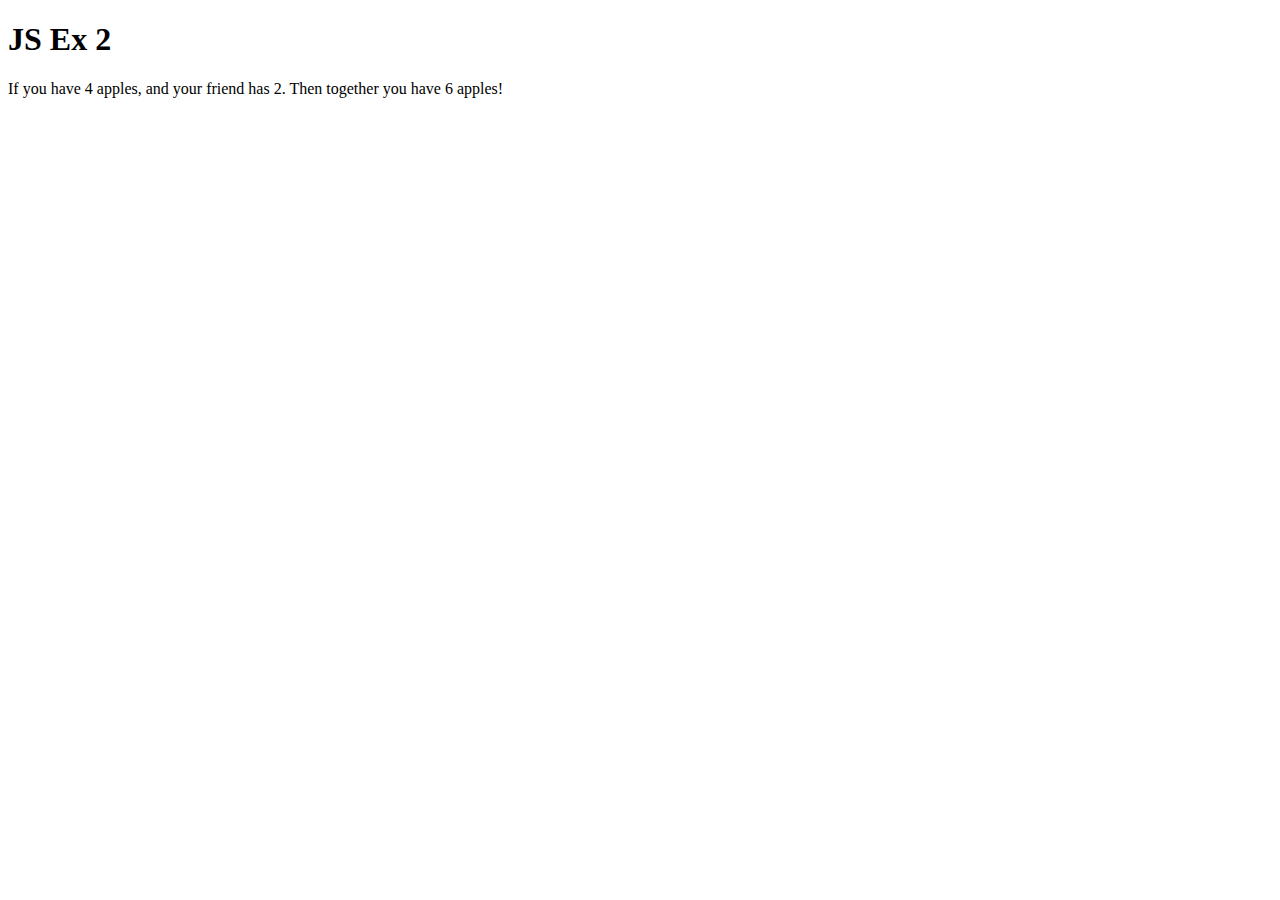
<file: running.html>
<!DOCTYPE html>
<html lang="en">
<head>
    <meta charset="UTF-8">
    <meta name="viewport" content="width=device-width, initial-scale=1.0">
    <title>Document</title>
    <script src="running.js" defer></script></head>
<body>
    <h1>JS Ex 2</h1>
    <p>If you have <span id="myAppleElement"></span> apples, and your friend has
        <span id="friendAppleElement"></span>. Then together you have
        <span id="totalApplesElement"></span> apples!</p>
</body>
</html>
</file>
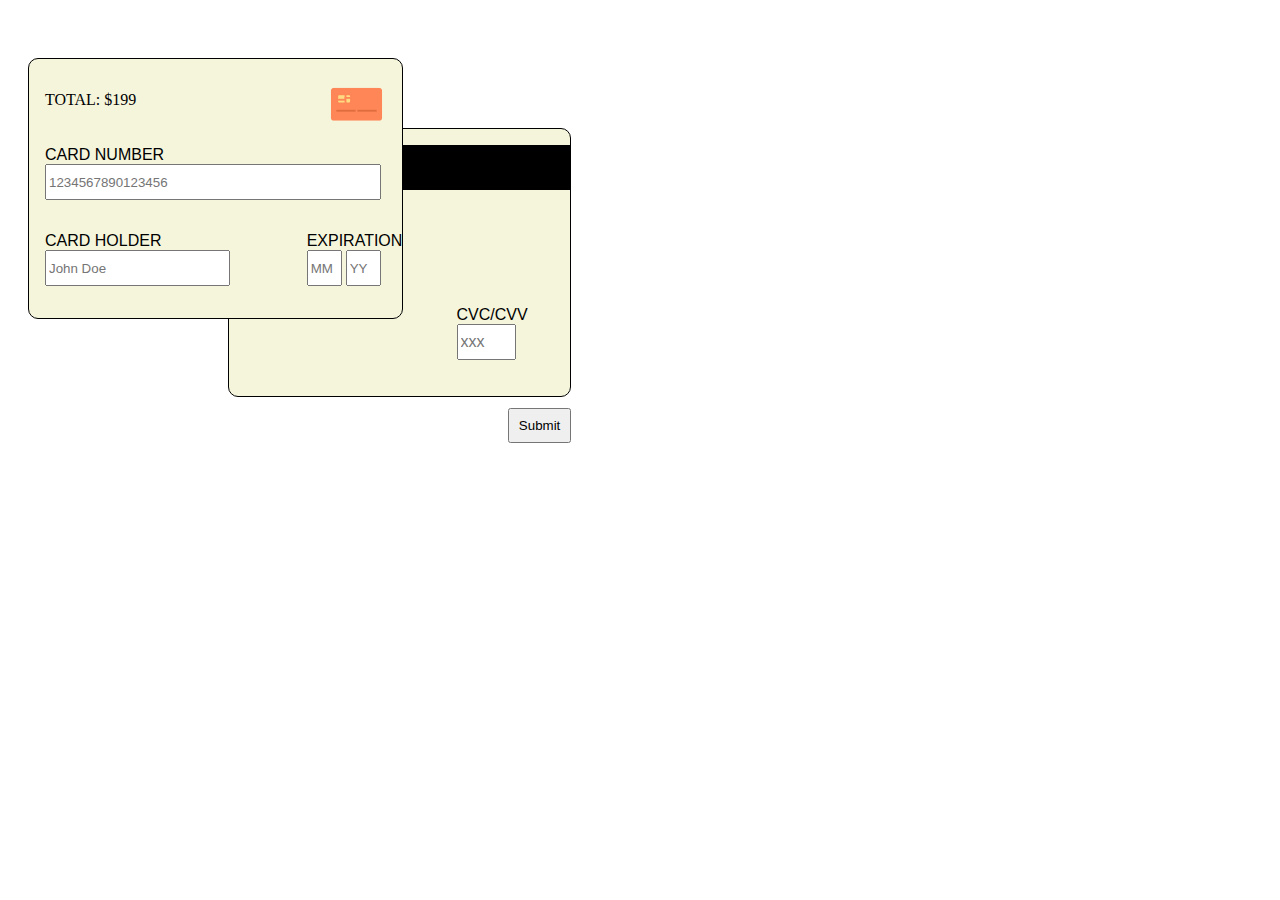
<file: cardform/test.html>
<!DOCTYPE html>
<html lang="en">
<head>
    <meta charset="UTF-8">
    <meta name="viewport" content="width=device-width, initial-scale=1.0">
    <title>Credit Card Form</title>
    <meta name="author" content="Nattie P">
    <meta name="description" content="gimmie your info">
    <link rel="icon" type="image/png" href="Untitled.png">
    <link rel="stylesheet" href="style.css"/>
    <script src="test.js" defer></script>
</head>
<body>
    <form id='form' action="index.html" novalidate>
        <section class="front">
            <p>TOTAL:  $199</p>
            <img
            class="card-image"
            src="[data-uri]"
            height="55px">
            <p class="number">
                <label for="cardNumber">CARD NUMBER</label>
                <input type='text' id="cardNumber" name="credit" pattern="[0-9]{16}" placeholder="1234567890123456" required>
            </p>
            <p class="name">
                <label for="name">CARD HOLDER</label>
                <input type='text' id="name" name="name" placeholder="John Doe" required>
            </p>
            <p class="exp">
                <label for="monthExp" class="exp-label">EXPIRATION</label>
                <input type='text' id="monthExp" name="expMonth" pattern="[01-12]{2}" placeholder="MM" required>
                <input type='text' id="yearExp" name="expYear" pattern="[25-99]{2}" placeholder="YY" required>
            </p>
        </section>
        <section class="back">
            <div class="randomahhline"></div>
            <p class="cvc">
                <label for="security">CVC/CVV</label>
                <input type='text' id="security" name="security" pattern="[0-9]{3}" placeholder="xxx" required>
            </p>
        </section>
        <button class="submit" type="submit">Submit</button>
        <p class="errorMsg"></p>

    </form>
    
    
</body>
</html>
</file>
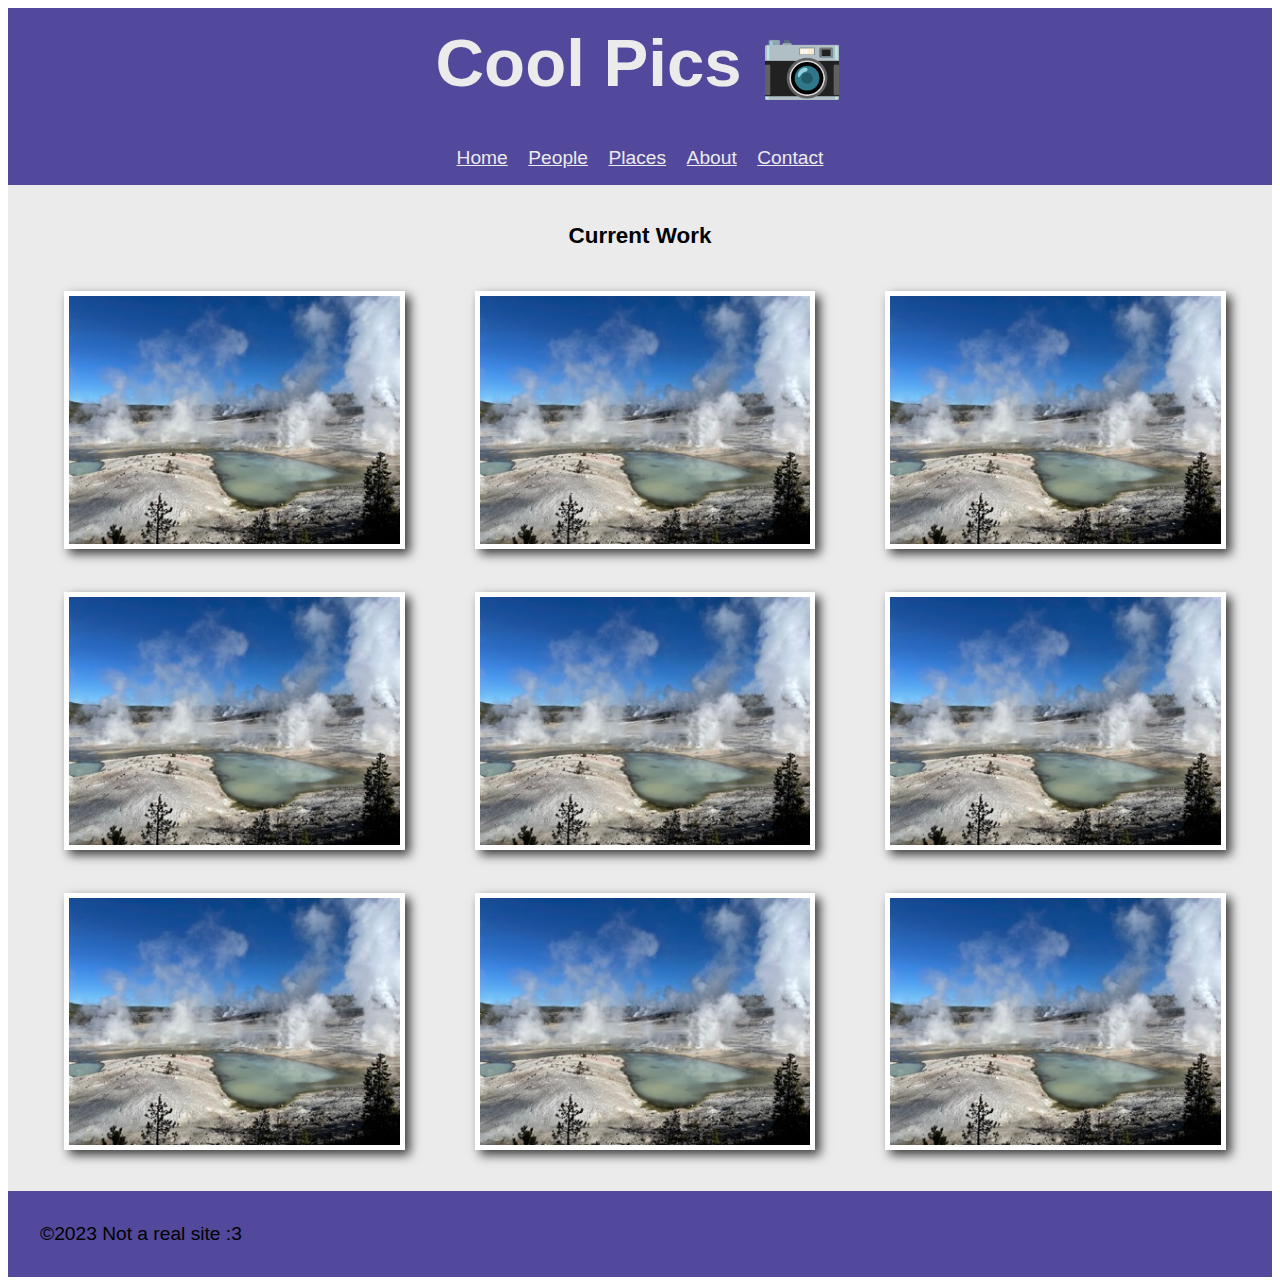
<file: coolpics/coolpics.html>
<!DOCTYPE html>
<html lang="en">
<head>
    <meta charset="UTF-8">
    <meta name="viewport" content="width=device-width, initial-scale=1.0">
    <title>coo0o0o0ol pics!!</title>
    <link rel="stylesheet" href="coolpics.css"/>
    <script src="coolpics.js" defer></script>
    <meta name="author" content="Nattie P">
    <meta name="description" content="COOL PICS">
</head>
<body> 

    <header>
        <h1>Cool Pics 📷</h1>
        <h2 id="button">Menu</h2>
        <div class = "hide">
        <a href="#">Home</a>
        <a href="#">People</a>
        <a href="#">Places</a>
        <a href="#">About</a>
        <a href="#">Contact</a>
        </div>
    </header>
    <main>
        <h3>Current Work</h3>
        <section class = "gallery">
            <!-- 1  -->
            <figure>
                <img src="norris-sm.jpeg" alt="picture">
            </figure>
            <!-- 2 -->
            <figure>
                <img src="norris-sm.jpeg" alt="picture">
            </figure>
            <!-- 3  -->
            <figure>
                <img src="norris-sm.jpeg" alt="picture">
            </figure>
            <!-- 4  -->
            <figure>
                <img src="norris-sm.jpeg" alt="picture">
            </figure>
            <!-- 5  -->
            <figure>
                <img src="norris-sm.jpeg" alt="picture">
            </figure>
            <!-- 6  -->
            <figure>
                <img src="norris-sm.jpeg" alt="picture">
            </figure>
             <!-- 7  -->
             <figure>
                <img src="norris-sm.jpeg" alt="picture">
            </figure>
            <!-- 8  -->
            <figure>
                <img src="norris-sm.jpeg" alt="picture">
            </figure>
            <!-- 9  -->
            <figure id = "last">
                <img src="norris-sm.jpeg" alt="picture">
            </figure>
        
        </section>
    </main>
    <footer>©2023 Not a real site :3</footer>
    
</body>
</html>
</file>
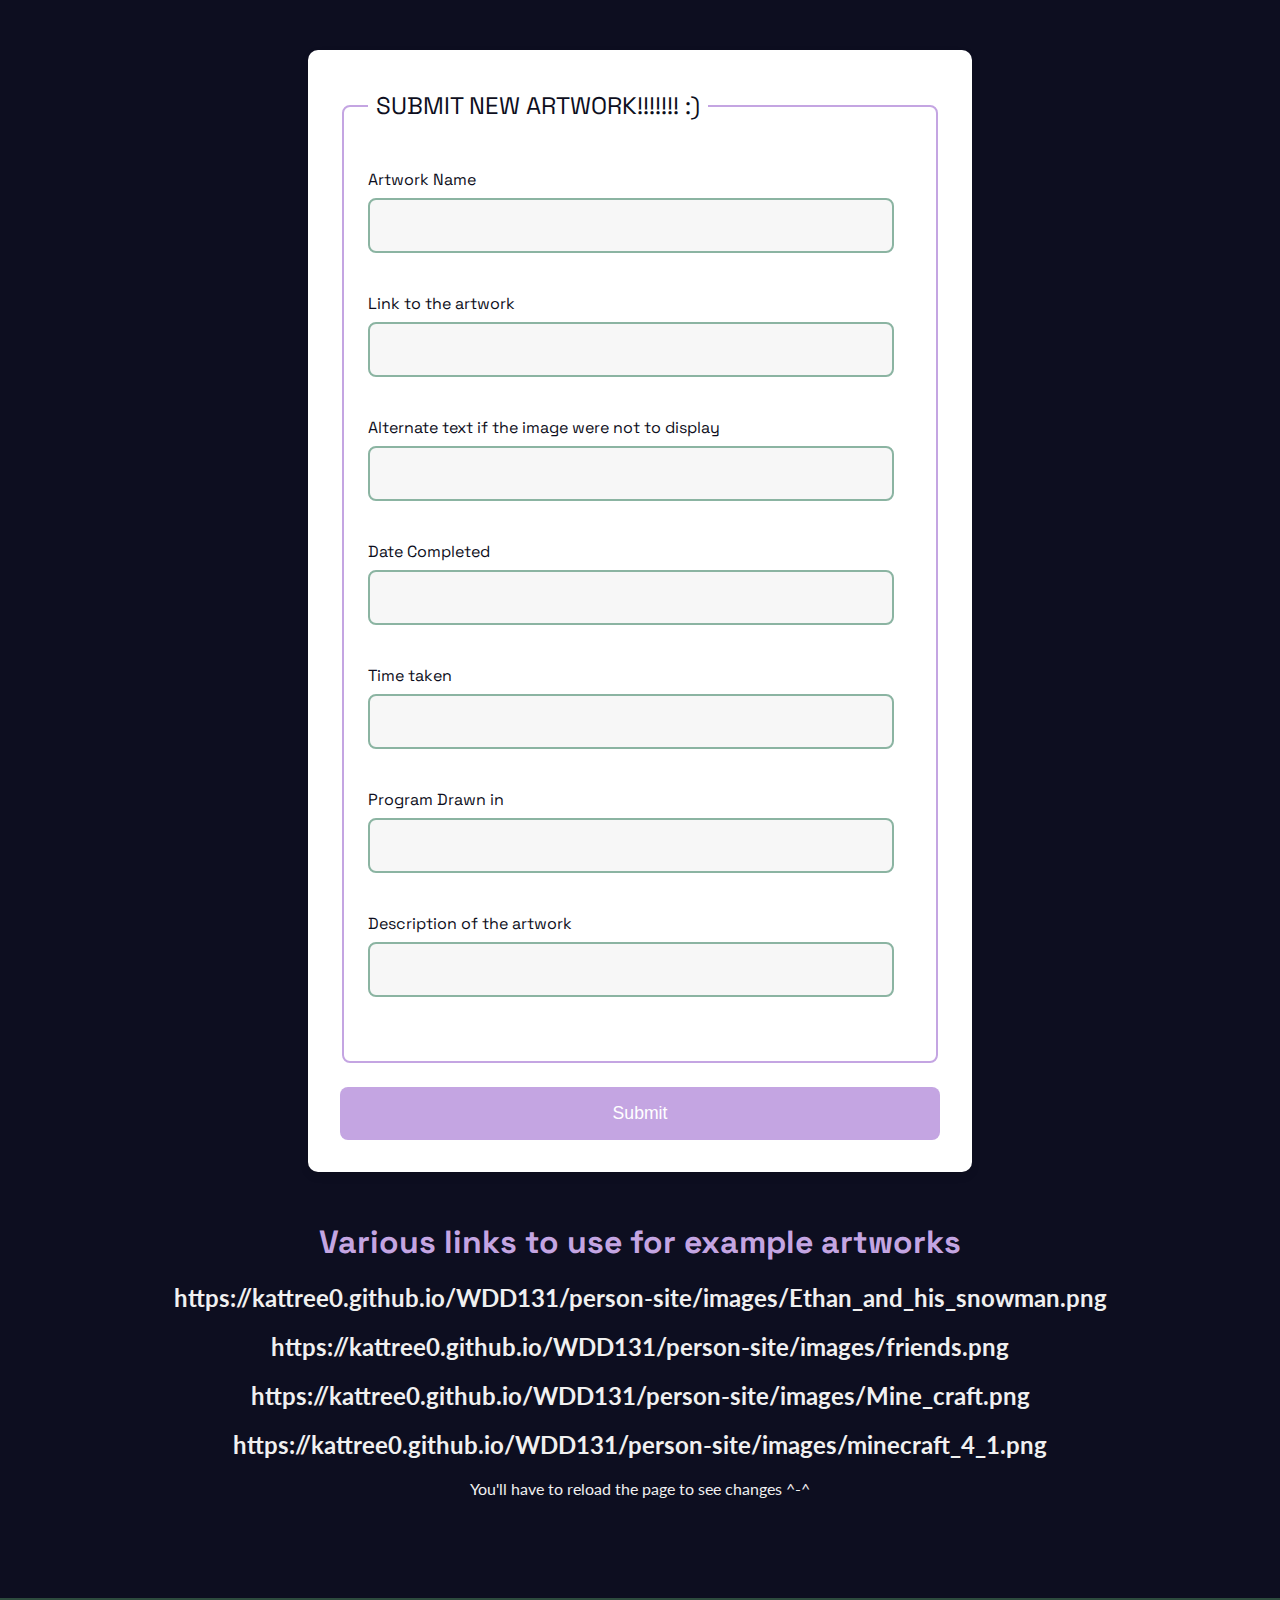
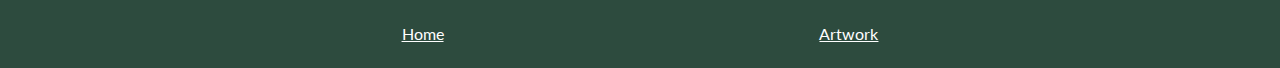
<file: personal-site/artwork-form.html>
<!DOCTYPE html>
<html lang="en">
<head>
    <meta charset="UTF-8">
    <meta name="viewport" content="width=device-width, initial-scale=1.0">
    <title>submit new artworks</title>
    <meta name="author" content="Nattie P">
    <meta name="description" content="Form to add more to kattree arts">
    <link rel="stylesheet" href="form-style.css" />
    <script src="artwork.js" defer></script>
    <link rel="icon" type="image/png" href="image.webp">


</head>

<body>
 
    <form id = "artwork-form">
        <fieldset>
            <legend>SUBMIT NEW ARTWORK!!!!!!! :)</legend>
            <p >  <label for ="name">Artwork Name</label>
                <input type ="text" id ="name" name = "name"   required>  </p>

                <p>  <label for ="artLink">Link to the artwork</label>
                    <input type ="text" id ="artLink" name = "artLink" required> </p>

                    <p>  <label for ="alt">Alternate text if the image were not to display</label>
                        <input type ="text" id ="alt" name = "alt" required> </p>
                
                       <p class = "" id = "completed">  <label for ="date">Date Completed</label>
                    <input type ="text" id ="date" name = "date" required> </p>

             <p>  <label for ="time">Time taken</label>
                    <input type ="text" id ="time" name = "time" required> </p>

                    <p>  <label for ="program">Program Drawn in</label>
                        <input type ="text" id ="program" name = "program" required> </p>

                        <p>  <label for ="desc">Description of the artwork</label>
                            <input type ="text" id ="desc" name = "desc" required> </p>
        </fieldset>

        <button>Submit</button>
    </form>

    <h1>Various links to use for example artworks</h1>
   <h2>https://kattree0.github.io/WDD131/person-site/images/Ethan_and_his_snowman.png</h2>
   <h2>https://kattree0.github.io/WDD131/person-site/images/friends.png</h2>
   <h2>https://kattree0.github.io/WDD131/person-site/images/Mine_craft.png</h2>
   <h2>https://kattree0.github.io/WDD131/person-site/images/minecraft_4_1.png</h2>
   <p class = "reload">You'll have to reload the page to see changes ^-^</p>

   <footer>
    <a href="index.html">Home</a>
    <a href = "artwork.html" >Artwork</a>
</footer>
</body>
</html>
</file>
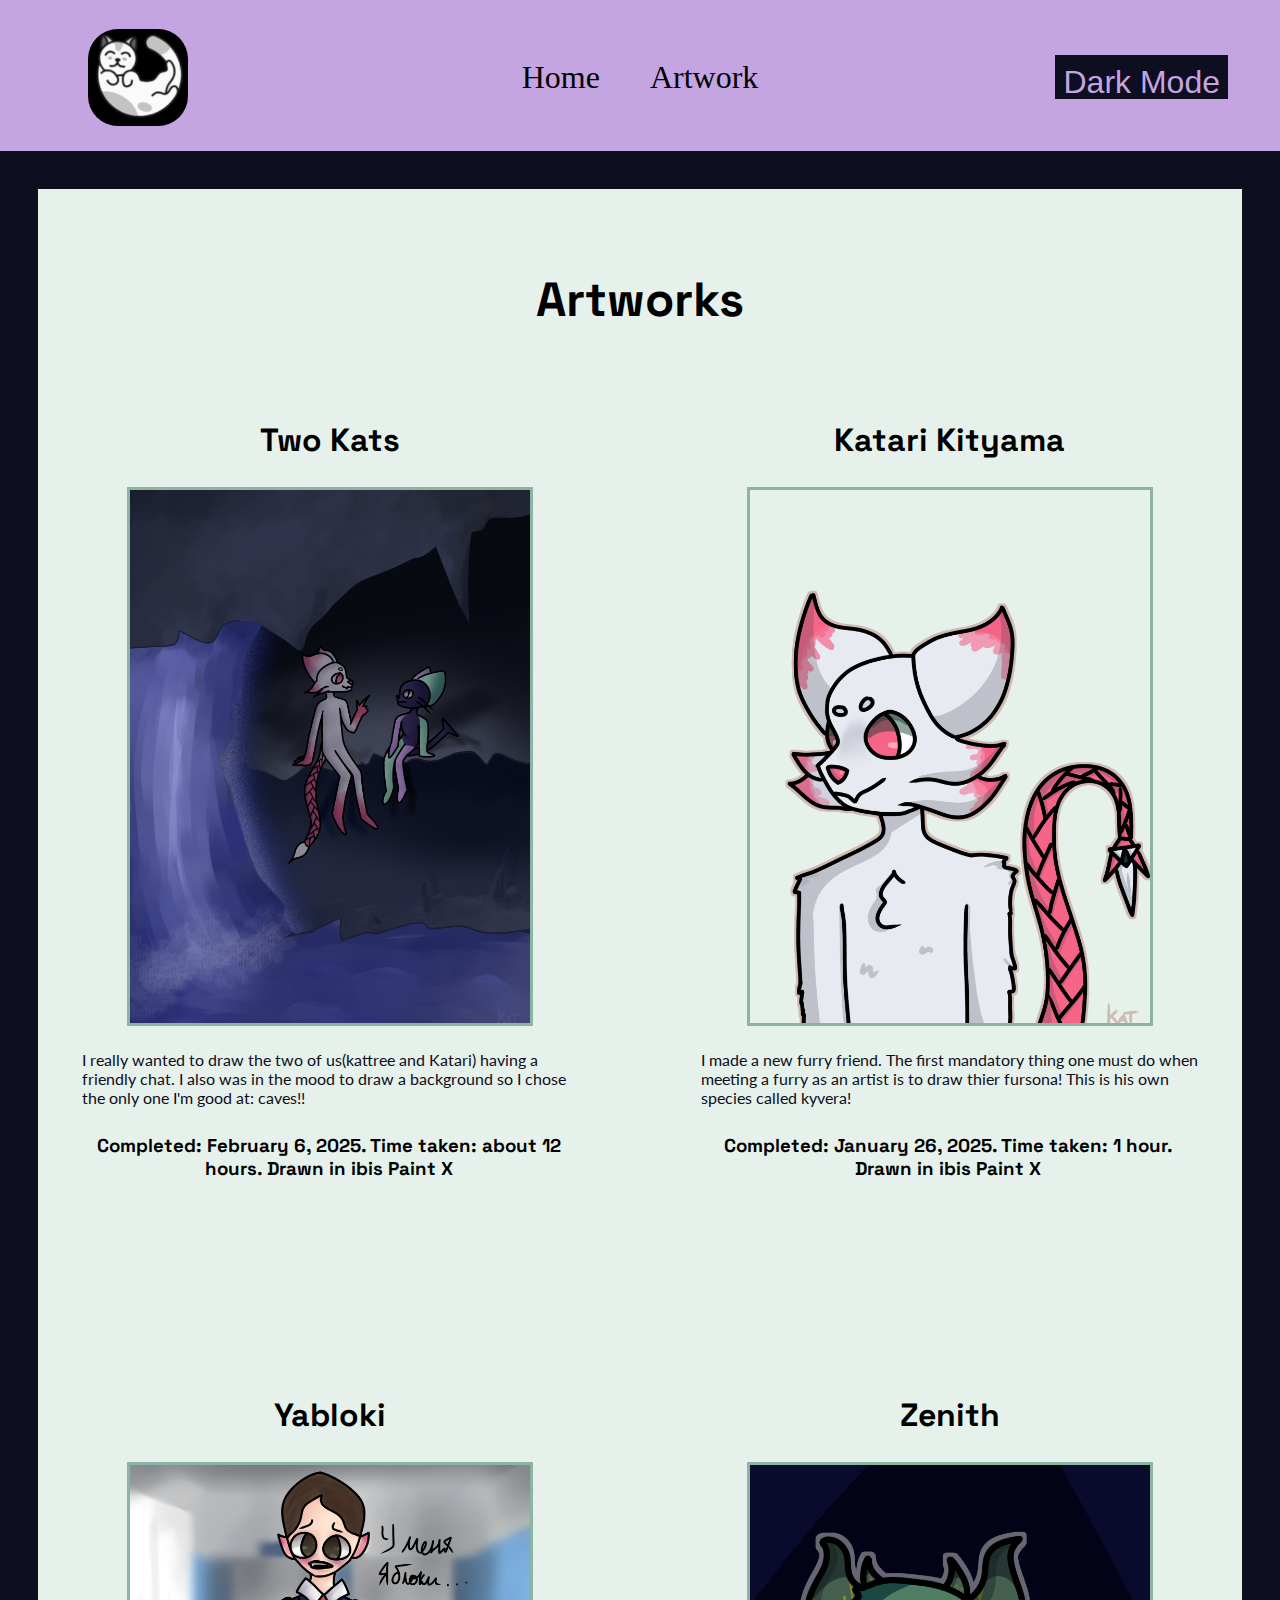
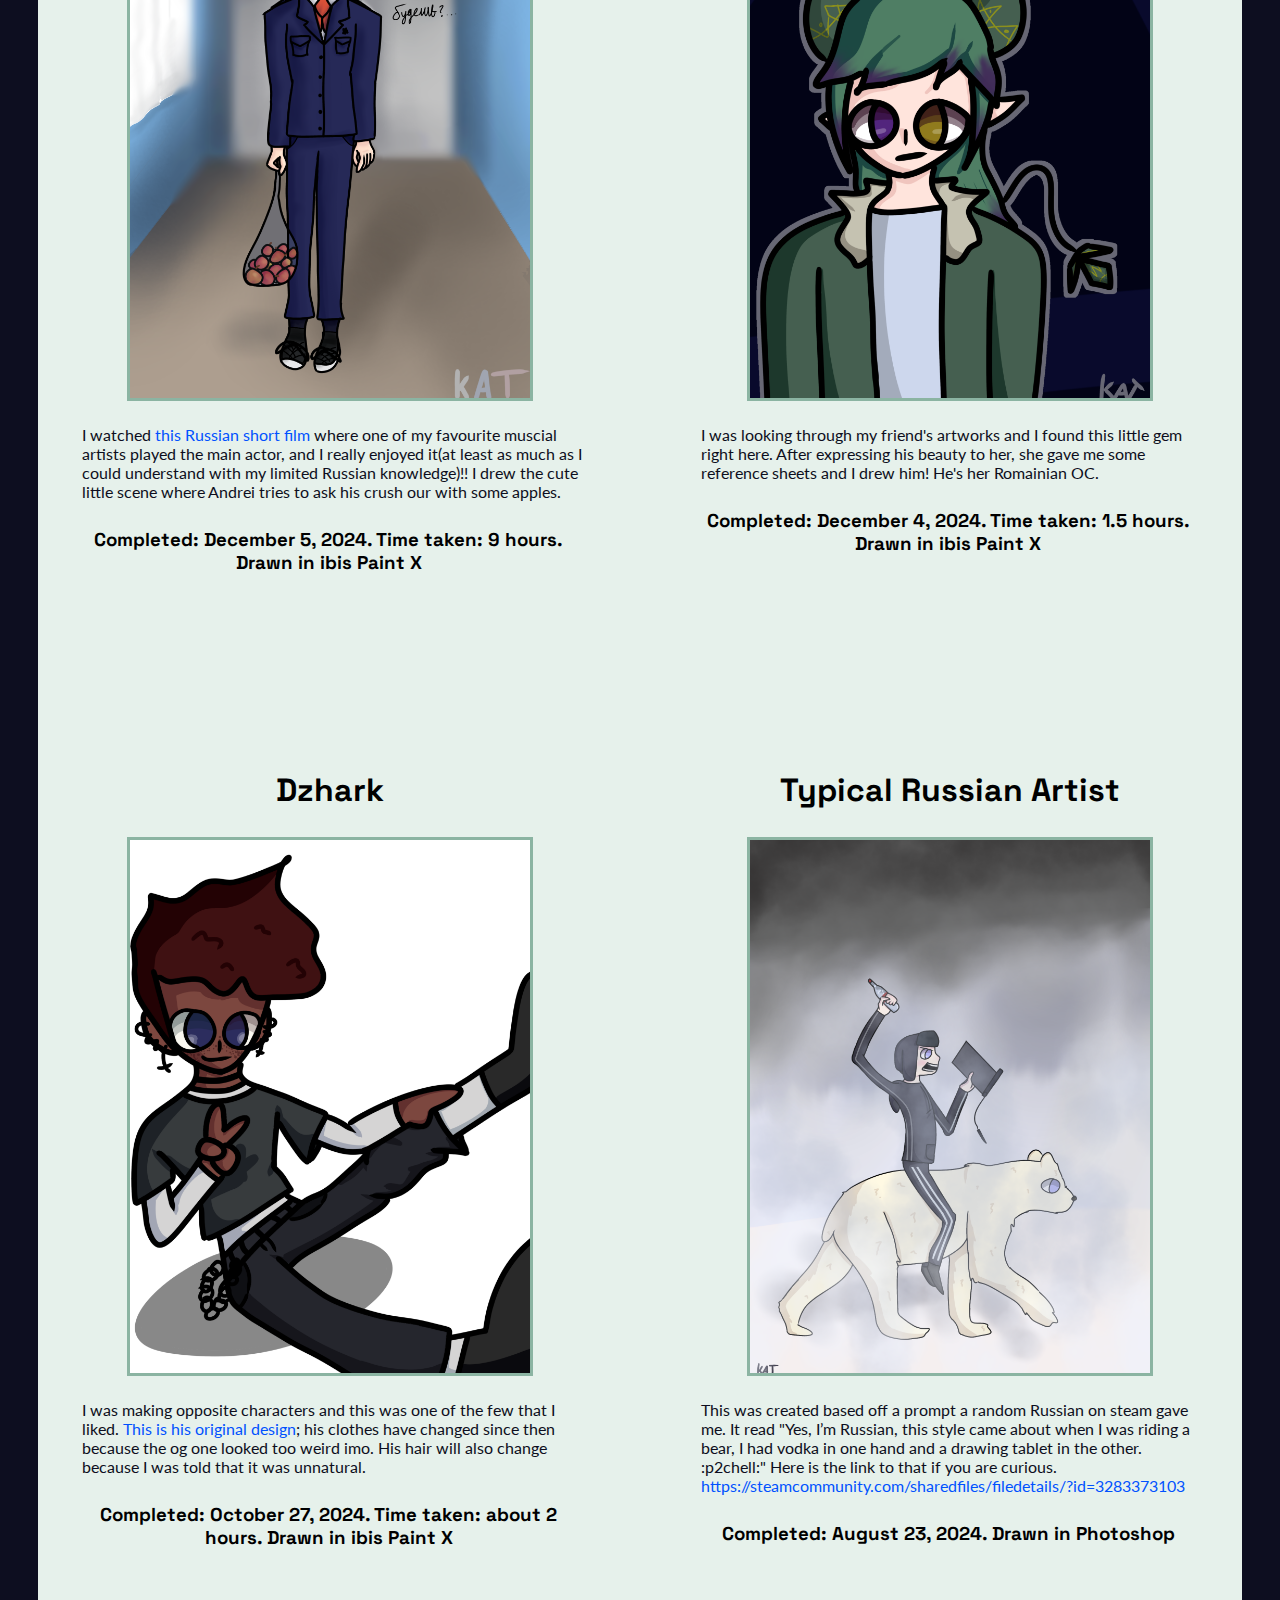
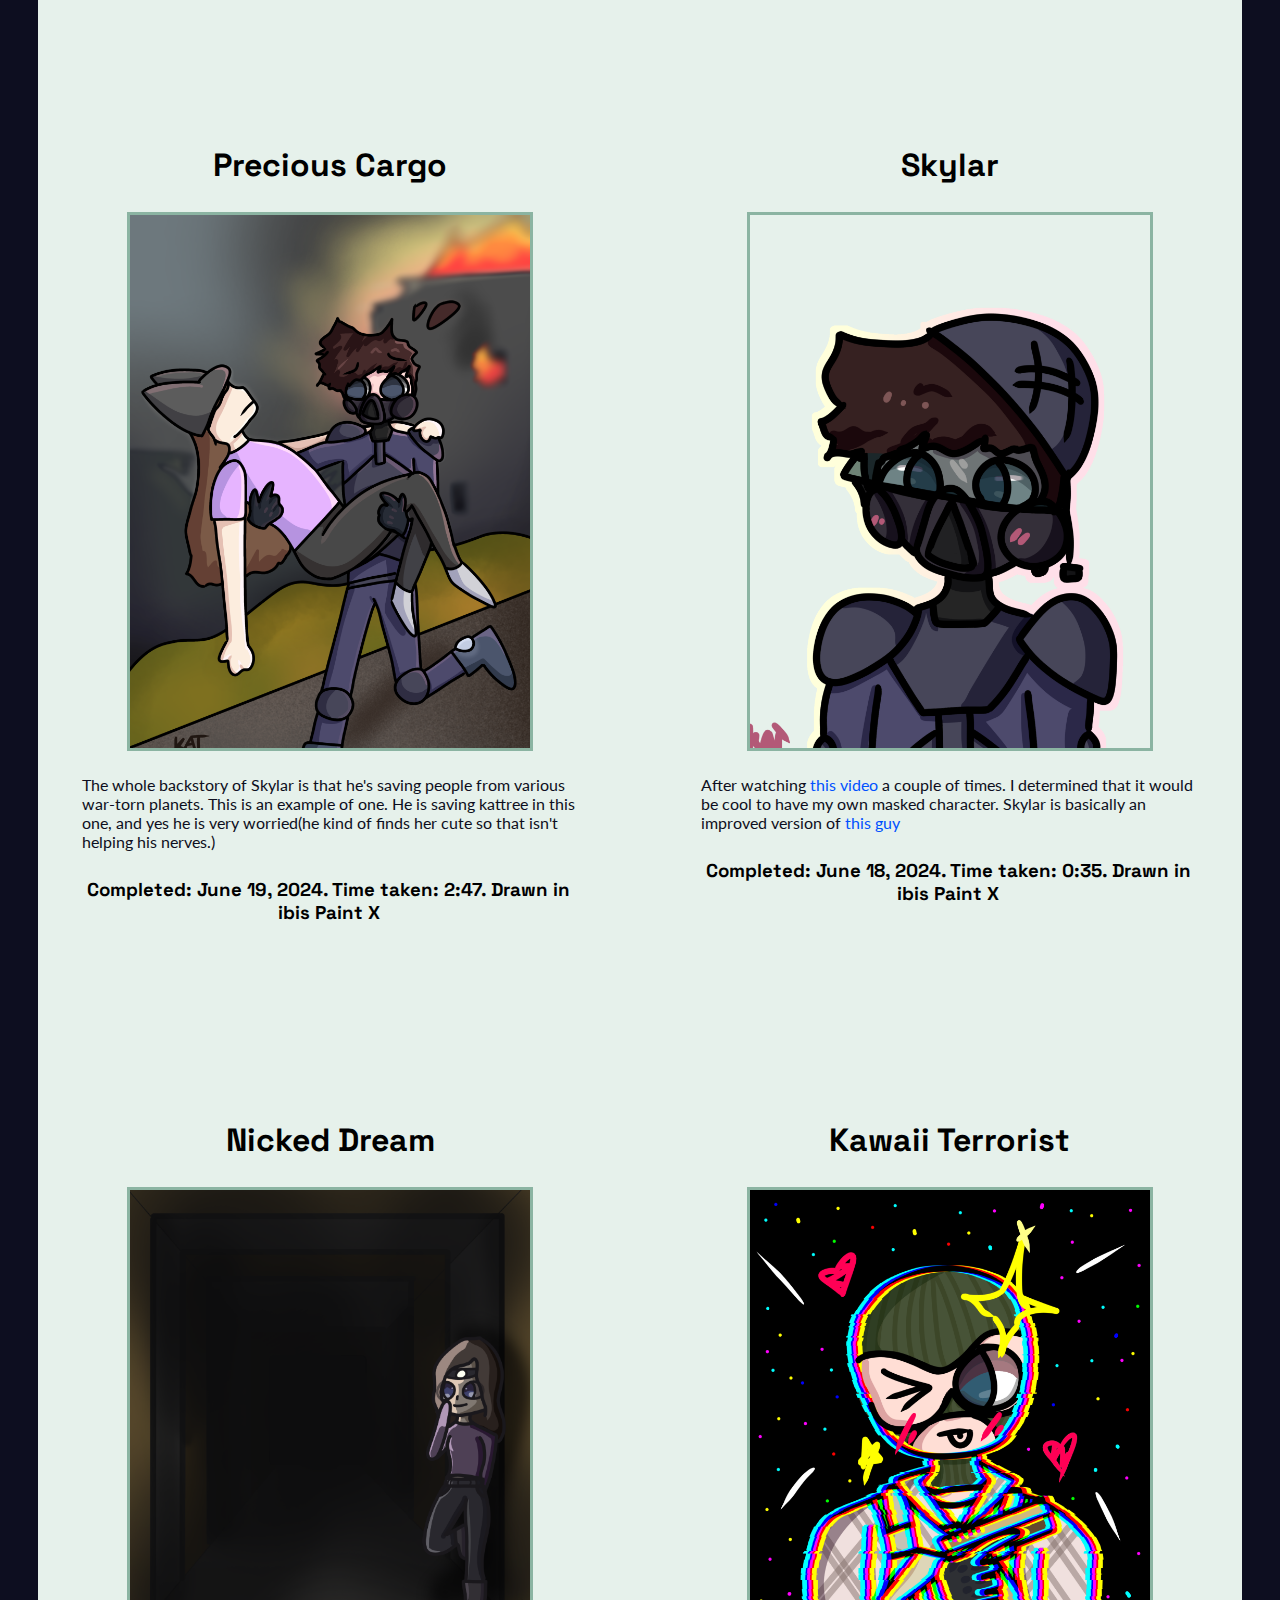
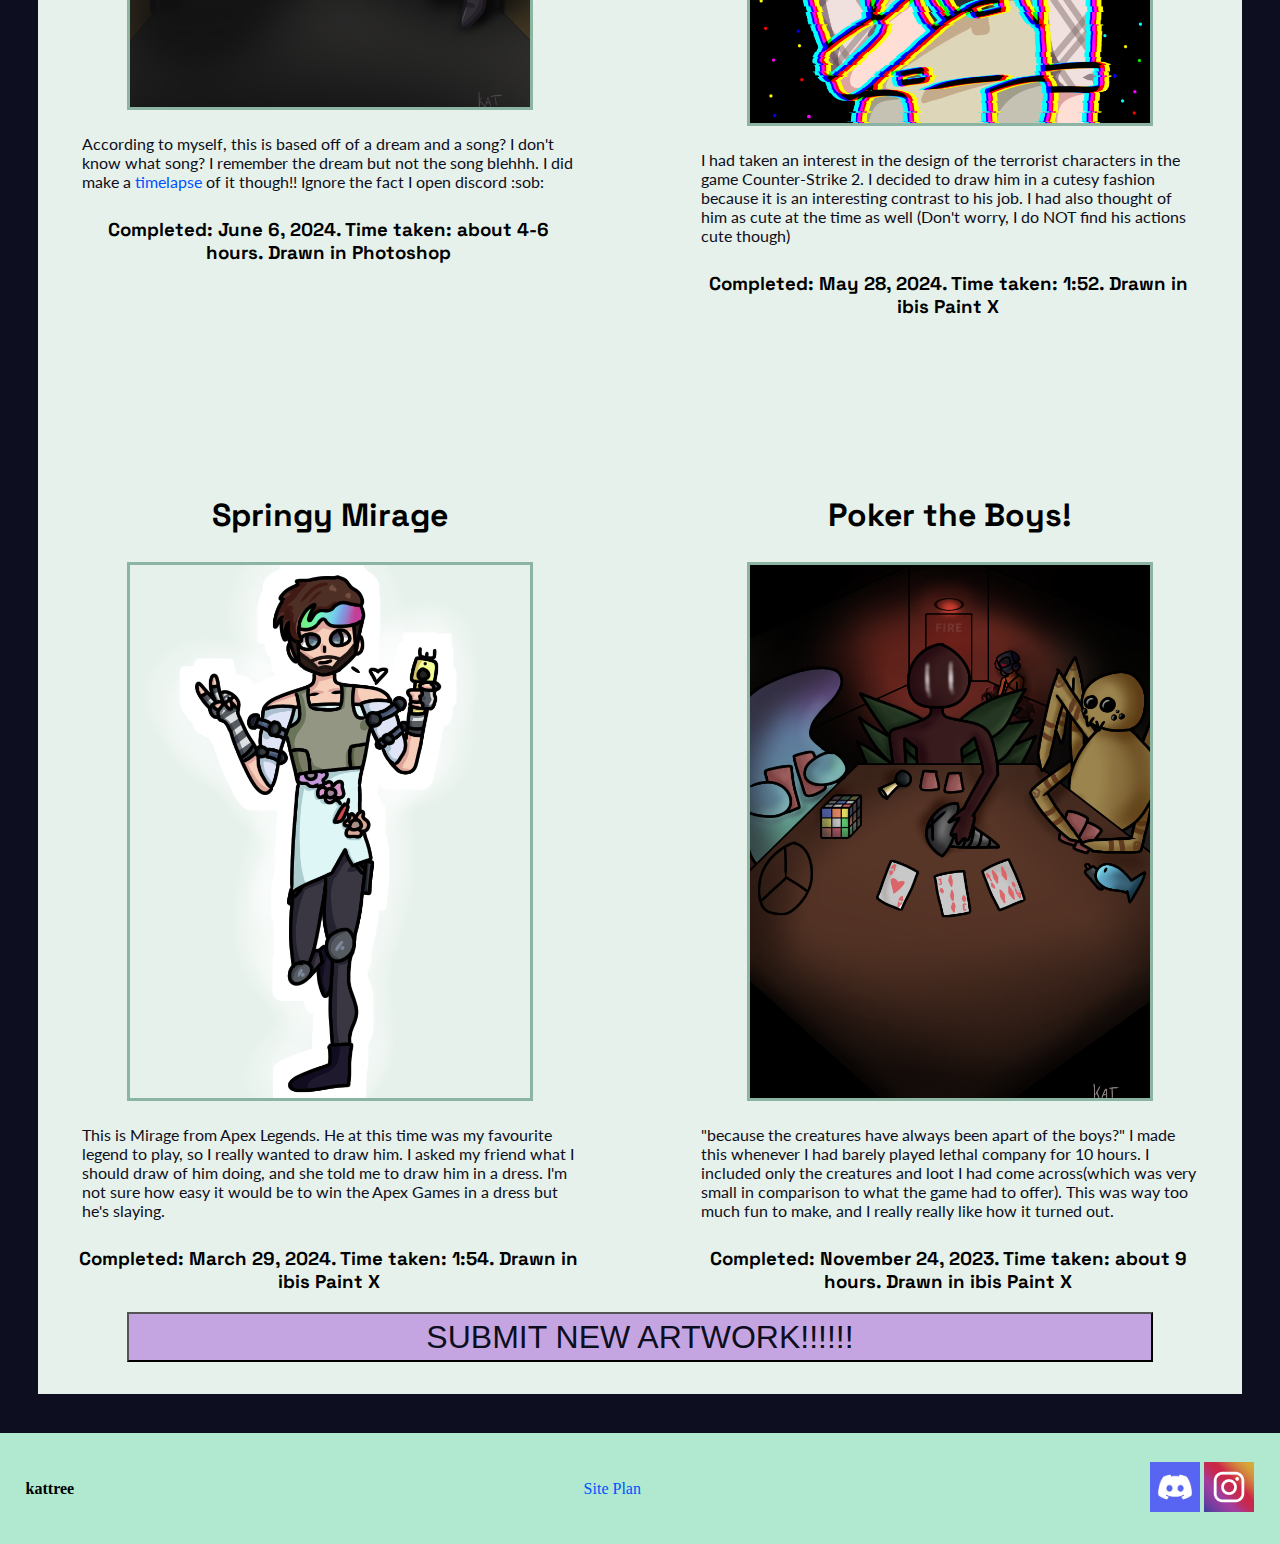
<file: personal-site/artwork.html>
<!DOCTYPE html>
<html lang="en">
<head>
    <meta charset="UTF-8">
    <meta name="viewport" content="width=device-width, initial-scale=1.0">
    <title>kattree artworks</title>
    <meta name="author" content="Nattie P">
    <meta name="description" content="Display of kattree's artwork.">
    <link rel="stylesheet" href="style.css" />
    <script src="artwork.js" defer></script>
    <script src="dark.js" defer></script>
    <link rel="icon" type="image/png" href="image.webp">


</head>
<body >
    <header>
     <img class = "logo" src="image.webp" alt="Logo image" /> 
        <div class = "nav-links">
            <ul>
            <li><a href="index.html">Home</a></li>
            <li><a href = "artwork.html" >Artwork</a></li>
            </ul>
        </div>
        <button id ="lighting"> Dark Mode</button>
    </header>
   <main>
    <h1>Artworks</h1>
    <section class ="artworks">
        <div>
            <h2>Two Kats</h2>
            <img src="frens.png" alt="Two furry friends sitting in a cave next to a waterfall">
            <p>I really wanted to draw the two of us(kattree and Katari) having a friendly chat. I also was in the mood to draw a background so I chose the only one I'm good at: caves!!</p>
            <h3>Completed: February 6, 2025. Time taken: about 12 hours. Drawn in ibis Paint X</h3>
        </div>
        <div>
            <h2>Katari Kityama</h2>
            <img src="kett.png" alt="Katari Kityama drawing. It is a pink and white fox-like creature">
            <p>I made a new furry friend. The first mandatory thing one must do when meeting a furry as an artist is to draw thier fursona! This is his own species called kyvera!</p>
            <h3>Completed: January 26, 2025. Time taken: 1 hour. Drawn in ibis Paint X</h3>
        </div>
        <div>
            <h2>Yabloki</h2>
            <img src="yabloki.png" alt="Russian boy holding apples while asking a girl out in russian.">
            <p>I watched <a href = "  https://www.youtube.com/watch?v=efTclUUGAZw" target ="_blank" >this Russian short film</a> where one of my favourite muscial artists played the main actor, and I really enjoyed it(at least as much as I could understand with my limited Russian knowledge)!! I drew the cute little scene where Andrei tries to ask his crush our with some apples.  </p>
            <h3>Completed: December 5, 2024. Time taken: 9 hours. Drawn in ibis Paint X</h3>
        </div>
      
        <div>
            <h2>Zenith</h2>
            <img src="zenny.png" alt="Okina's(my friend) OC">
            <p>I was looking through my friend's artworks and I found this little gem right here. After expressing his beauty to her, she gave me some reference sheets and I drew him! He's her Romainian OC.</p>
            <h3>Completed: December 4, 2024. Time taken: 1.5 hours. Drawn in ibis Paint X</h3>
        </div>
        <div>
            <h2>Dzhark</h2>
            <img src="dzhark.png" alt="oc dzhark leaning to the left while sitting">
            <p>I was making opposite characters and this was one of the few that I liked.             <a href = "dzhark.webp" target ="_blank">This is his original design</a>; his clothes have changed since then because the og one looked too weird imo. His hair will also change because I was told that it was unnatural.</p>
            <h3>Completed: October 27, 2024. Time taken: about 2 hours. Drawn in ibis Paint X</h3>
        </div>
        <div>
            <h2>Typical Russian Artist</h2>
            <img src="russian-goober.png" alt="A russian man in a tracksuit holding vodka and a drawing tablet, rides a bear in a snow storm.">
            <p>This was created based off a prompt a random Russian on steam gave me. It read "Yes, I’m Russian, this style came about when I was riding a bear, I had vodka in one hand and a drawing tablet in the other. :p2chell:" Here is the link to that if you are curious.             <a href = "https://steamcommunity.com/sharedfiles/filedetails/?id=3283373103" target ="_blank">https://steamcommunity.com/sharedfiles/filedetails/?id=3283373103</a>
            </p>
            <h3>Completed: August 23, 2024. Drawn in Photoshop</h3>
        </div>
        <div>
            <h2>Precious Cargo</h2>
            <img src="precious_cargo2.png" alt="Skylar carrying kattree through burning buildings">
            <p>The whole backstory of Skylar is that he's saving people from various war-torn planets. This is an example of one. He is saving kattree in this one, and yes he is very worried(he kind of finds her cute so that isn't helping his nerves.)</p>
            <h3>Completed: June 19, 2024. Time taken: 2:47. Drawn in ibis Paint X</h3>
        </div>
        <div>
            <h2>Skylar</h2>
            <img src="skylar.png" alt="skylar">
            <p>After watching         <a href = "https://youtu.be/HFQn7Br_a8A?si=BvU5NcQXzbHh6lfJ" target ="_blank" > this video</a> a couple of times. I determined that it would be cool to have my own masked character. Skylar is basically an improved version of             <a href = "skylar.webp" target ="_blank"> this guy </a>
            </p>
            <h3>Completed: June 18, 2024. Time taken: 0:35. Drawn in ibis Paint X</h3>
        </div>
        <div>
            <h2>Nicked Dream</h2>
            <img src="the_dreamss_me.png" alt="Kattree person is happy about dream">
            <p>According to myself, this is based off of a dream and a song? I don't know what song? I remember the dream but not the song blehhh. I did make a             <a href = "https://www.youtube.com/watch?v=DyFGho_4IdM" target ="_blank"> timelapse </a> of it though!! Ignore the fact I open discord :sob:</p>
            <h3>Completed: June 6, 2024. Time taken: about 4-6 hours. Drawn in Photoshop</h3>
        </div>
        <div>
            <h2>Kawaii Terrorist</h2>
            <img src="tside.png" alt="Defult T-side guy from cs2 looking cutesy">
            <p>I had taken an interest in the design of the terrorist characters in the game Counter-Strike 2. I decided to draw him in a cutesy fashion because it is an interesting contrast to his job. I had also thought of him as cute at the time as well (Don't worry, I do NOT find his actions cute though) </p>
            <h3>Completed: May 28, 2024. Time taken: 1:52. Drawn in ibis Paint X</h3>
        </div>
        <div>
            <h2>Springy Mirage</h2>
            <img src="mirage.png" alt="Mirage from Apex legends but he's in a little dress">
            <p>This is Mirage from Apex Legends. He at this time was my favourite legend to play, so I really wanted to draw him. I asked my friend what I should draw of him doing, and she told me to draw him in a dress. I'm not sure how easy it would be to win the Apex Games in a dress but he's slaying.</p>
            <h3>Completed: March 29, 2024. Time taken: 1:54. Drawn in ibis Paint X</h3>
        </div>
        <div>
            <h2>Poker the Boys!</h2>
            <img src="lethal_company.png" alt="A blob, bracken, and spider play poker with a dead employee in the background.">
            <p>"because the creatures have always been apart of the boys?" I made this whenever I had barely played lethal company for 10 hours. I included only the creatures and loot I had come across(which was very small in comparison to what the game had to offer). This was way too much fun to make, and I really really like how it turned out.
            </p>
            <h3>Completed: November 24, 2023. Time taken: about 9 hours. Drawn in ibis Paint X</h3>
        </div>
    </section>
        <button class = "newartworkbutton"> SUBMIT NEW ARTWORK!!!!!!</button>
    
   </main>
   <footer>
        
    <h4>kattree</h4>
    <a class = "sitplan" href="site-plan.html">Site Plan</a>
    <div>
    <a href="https://discord.gg/QAv552ebdE" target ="_blank">
        <img src="discord.jpg" alt="discord icon"> </a>
        <a href="https://www.instagram.com/kattree__/" target ="_blank">
            <img src="instagram.webp" alt="instagram icon">
        </a>
   
</div>
</footer>
 
    
</body>
</html>
</file>
<file: cardform/style.css>
label{
    font-family: 'Franklin Gothic Medium', 'Arial Narrow', Arial, sans-serif;
}

form{
    grid-template-columns: 150px 200px 20px;
    display: grid;
    position: relative;
}
.randomahhline{
    width: 100%; /* Thickness of the line */
  height: 5vh; /* Full height of the viewport or container */
  background-color: black;
  grid-column: 1/3;
}

.front{
z-index: 1;
border: solid black 1px;
position: absolute;
top: 50px;
left: 20px;
padding: 1rem;;

grid-template-columns: 2fr 1fr;
display:grid;
width: 27%;
background-color: beige;
border-radius: 10px;

}

.total, .name{
    grid-column: 1/2;
}
.number{
    grid-column: 1/3;
}
.exp{
    grid-column: 2/3;
}
.card-image{
    grid-column: 2/3;
    margin-left: 50%;
}

.back{
    position: absolute;
z-index: 0;
top: 120px;
left: 220px;
padding-top: 1rem;
border: solid black 1px;
width: 27%;
background-color: beige;
border-radius: 10px;


grid-template-columns: 2fr 1fr;
display:grid;
}
.cvc{
    grid-column: 2/3;
    padding-top: 100px;
    padding-bottom: 20px;


}
#security{
    width: 45%;
    font-size: 16px;

   
}
input{
    height: 30px;
    display: block;
}
.exp input{
    display: inline;
    width: 34%;
}
.exp-label{
    display: block;
}
.exp{
    margin-left: 30%;
    margin-bottom: -40px;

}
.number input{
    width: 96%;
}
button{
    position: absolute;
    top: 400px;
    left: 500px;
    height: 35px;
    width: 5%;
    

}

.errorMsg {
    color: rgb(65, 17, 17);
    margin-top: 10px;
    font-size: 14px;
    display: none;
    background-color: rgb(197, 197, 197,.5);
    padding: 1em;
    z-index: 2;
   max-width: 200px;
    position: absolute;
    left: 420px;

}
</file>
<file: coolpics/coolpics.css>
@import url("https://fonts.googleapis.com/css2?family=Mooli&display=swap");

img {
	max-width: 100%;
} 
:root {
    --primary-color: #52489c;
    --secondary-color: #59c3c3;
    --accent-color: #f45b69;
    --text-dark: #333;
    --text-light: #ebebeb;
    --primary-font: Arial, Helvetica,sans-serif;
    --secondary-font: Mooli, san-serif;
    margin:0%;
    padding: 0%;
    }
    body {
        font-family: var(--primary-font);
        font-size: 1.2em;
      }
      a:link,
      a:visited {
        color: var(--text-light);
      }
header{
    background-color: #52489c;
    color: #ebebeb;
    text-align: center;
    padding-bottom: 1rem;
}
h1{
    font-size: 3.5em;
    padding-top: 1rem;
    margin-top: 0;
}
h2{
    font-size: 1.65em;
    margin-bottom :-.25%;

}
header a{
    display: block;
    width: 100%;
    padding: .6%;

}

main{
    padding: 1rem;
    background-color: #ebebeb;
}
h3{
    text-align: center;
    font-family: var(--primary-font);

}
img{
    border: 5px solid #fff;
    box-shadow: 5px 5px 10px rgba(0, 0, 0, 0.75);
}
footer{
    background-color: #52489c;
    padding: 2rem;
}
.hide{
    display: none;
}

@media screen and (min-width: 675px) {

.gallery {
      
    display: grid;
    grid-template-columns: 1fr 1fr;
    
 }
 header a{
    display: inline;
    text-align: center;

}
h2{
    text-align: center;
    margin-bottom :1%;

}

 }

 @media screen and (min-width: 1000px) {
    header{
        text-align: center;
    }
 .gallery {
    grid-template-columns: 1fr 1fr 1fr;
    position: relative;
}
h2{
    display: none;
}

.viewer{
    grid-column:1/4 ;
    grid-row:1/4 ;
    z-index: 1;
    position: absolute;
    width: 90%;
    margin-left: 10%;
    margin-top: 5%;

}
.viewer img{
    width: 80%;
    box-shadow: 100px 100px 100px 100px rgba(0, 0, 0, 0.60);


}
.viewer .close-viewer{
    width: 50px;
    height: 50px;
}


}
</file>
<file: mission/styles.css>
html{
    font-size: 20px;
    font-family: 'Times New Roman', Georgia,Times, serif;
}

body{
    grid-template-columns: 1fr 1fr 1fr 1fr 1fr 1fr 1fr;
    display: grid;
}

h1{
    grid-column: 2/6;
    text-align: center;
    font-size: 1.75em;
    letter-spacing: 3px;
    text-transform: uppercase;
    font-weight: 575;

}
h2{
    grid-column: 2/6;
    text-align: center;
    font-size:.75em ;
    letter-spacing: 3px;
    text-transform: uppercase;
    color: #006EB6;

}
p, li, .italics{
    grid-column: 2/6;
    margin: 30px 150px;


}
li{
}
.italics{
    font-style: italic;
}
img{
    grid-column: 2/6;
    width: 20%;
    height: auto;
    margin: 300px;
    margin-bottom: 29px;
    margin-top: 30px;



}
.line{
    grid-column: 3/4;
    border-top: .25px solid #445;
    margin-bottom: 20px;
    max-width: 75%;
    margin: 0 auto;
    padding-bottom: 20px;



}
.border{
    grid-column: 2/7;
    padding: 20px;
    margin: 20px 75px;
   
    border: 1px solid #445;
    

}
.dark{
    background-color: #223;
    color: aliceblue;
}
select{
    max-height: 25%;
}
.dark h2{
    color: #A0D4ED;
}
.dark h1{
    color: #FFFFFF;
}
</file>
<file: personal-site/style.css>
@import url("https://fonts.googleapis.com/css?family=IM+Fell+French+Canon+SC|Lato");
@import url('https://fonts.googleapis.com/css2?family=Space+Grotesk:wght@300..700&display=swap');



img{
    max-width: 100%;
}
main{
    background-color: #e6f1eb;
    margin:3%;
    padding: 2rem;


}
body{
    background-color: #0d0e20;
    padding:0%;
    margin: 0%;
}

header{
    background-color: #c4a5e2;
    padding: 1%;
    margin: 0%;
}
header ul {
    list-style-type: none;
    margin: 0;
    padding: 0;
    text-align: center; 
    padding-bottom: 1rem;
    display: flex;
    justify-content: center;
    gap: 50px;
    text-decoration: none;


}
    
  
  header li {
    display: inline-block; 
    padding-bottom: 1rem;
    padding: 0;
    text-decoration: none;
    color: #0d0e20;
  }

  header #lighting{
    display: block; 
    margin: 0 auto;
    text-align: center;
    background-color: #0d0e20;
    color: #c4a5e2;
    outline: #000;
    border: none;
    padding: .51rem;
  }
header img{
    display: block;
    margin: 0 auto;
    max-width: 100px;
    padding: 1rem;
    border-radius: 45px;
}

.artworks{
    display:flex;
    flex-wrap: wrap;
    justify-content: center;
    gap: 75px;
}
 
.artworks  p{
    display: block;
    font-size: .82rem;
    padding: .5rem;
    font-family: Lato, Helvetica, sans-serif;
    text-align: left;
    justify-content: center;
    align-items: center;
    color:  #0d0e20;
    padding-left: .7rem;
}
h1{
    text-align: center;
    font-family: "Space Grotesk",'Franklin Gothic Medium', 'Arial Narrow', Arial, sans-serif;
    padding-top: 1rem;
}
.artworks h2{
    text-align: center;
    padding-top: 6%;
    font-family: "Space Grotesk",'Franklin Gothic Medium', 'Arial Narrow', Arial, sans-serif;

}
.artworks img{
    display: block;
    border: 3px solid #8bb4a2;
    max-width: 200px;
    margin: 0 auto;
 

}

h3{
    text-align: center;
    padding-left: .5rem;
    padding-right: .5rem;
    font-family: "Space Grotesk",'Franklin Gothic Medium', 'Arial Narrow', Arial, sans-serif;

}
.artworks div{
    max-width: 250px;
    max-height: 575px;
}
h2{
    text-align: center;
    font-family: "Space Grotesk",'Franklin Gothic Medium', 'Arial Narrow', Arial, sans-serif;

}
.newArts img{
    max-width: 90%;
    display: block;
    margin: 0 auto;
}
.miniNewArts{
    display: flex;
    justify-content: center;
    margin: 20px;
    max-width: 100%;
}
.miniNewArts img{
    max-width: 33%;

}
p{
    max-width: 66ch;
}

.me{
    max-width: 90%;
    display: block;
    margin: 0 auto;

}
.abtme{
    display: block;
    margin: 0 auto;
    padding-top: 30px;
}
.abtme p{
    margin: 5%;
    padding-bottom: 1rem;
}

footer{
    background-color: #b0e9d0;
    display: flex;
    justify-content: space-between;
    align-items: center;
    padding: 2%;
    flex-wrap: wrap;
}
footer img{
    max-width: 50px;
}

a{
    color: rgb(0, 81, 255);
        text-decoration: none;

}
a:visited{
    color:purple;
}
.darkm a:visited{
    color: aqua;
}


header a:visited{
    color: #1d1f41;
}
header a{
    color: #000;
}



.newartworkbutton {
    width: 90%;
    height: 100px;
    display: block;
    margin: 0 auto;
    margin-top: 150px;
    font-size: 2em;
    color: #0d0e20;
    background-color: #c4a5e2;
}
button:hover {
    background-color: #8bb4a2;
}
.darkb{
    background-color: #000;
}

.darkm{
    background-color: #0d0e20;
    color: #fff;
    
}
.darkm p{
    color: #b0e9d0;

}




@media screen and (min-width: 800px) {
    .artworks{
        display: grid;
        grid-template-columns: 1fr 1fr;
        justify-items: center;
        align-items: center;   
        height: 100%; 
        gap: 40px;
        row-gap: 125px
    
    }
    .artworks div{
        max-width: 300px;
    }
    .artworks img{
        max-width: 250px;

    }
    .newartworkbutton{
        height: 50px;
    }
  }


  @media screen and (min-width: 1050px) {
    .artworks{
        display: grid;
        grid-template-columns: 1fr 1fr;
        align-items: center;   
        gap: 100px;
        row-gap: 400px;
        margin-bottom: 300px;
    
    }
    .artworks div{
        max-width: 900px;
    }
    .artworks p,h3{
        max-width: 500px;
        align-self: center;
    }
    .artworks img{
        max-width: 400px;

    }
    .artworks h2{
        font-size: 2rem;
    }

    h1{
        font-size: 3rem;
    }
    .artworks p{
        font-size: 1rem;
    }
    header{
        display: grid;
        grid-template-columns: 1fr 1fr 1fr 1fr 1fr;
        align-items: center;
        justify-content: center;
        padding-bottom: 1%;
        max-height: 125px;

    }
    .nav-links{
        margin-top: 6%;
        grid-column: 3/4;
        font-size: 2rem;
    }
    #lighting{
        grid-column: 5/6;
        height: 44px;
        font-size: 2rem;
        text-align: center;
        padding: 0;
    }

    header img{
        max-width: 100px;   
         border-radius: 46px;

    }
    .logo{
        
        grid-column: 1/2;
  

    }
    .miniNewArts img{
        max-width: 300px;
    
    }
    .abtme{
        display:grid;
        grid-template-columns: 1fr 1fr;
        padding-top: 125px;
    }
    .me{
        grid-column: 1/2;
    }
    .abtme h3{
        grid-column: 2/3;
        text-align: center;
    }
    .abtme p{
        max-width: 500px;
    }



  }
</file>
<file: recipe/food.css>
@import url('https://fonts.googleapis.com/css2?family=Amatic+SC:wght@400;700&family=Space+Grotesk:wght@300..700&display=swap');
:root {
--primary-color: #1B98E0;
--secondary-color: #59c3c3;
--text-dark: #333;
--text-light: #ebebeb;
--primary-font: Arial, Helvetica,sans-serif;
--secondary-font: "Amatic SC";
}
img{
    max-width: 100%;
}
.logo{
   max-width: 25%; 
   display: inline;
}
.title{
    font-family: "Amatic SC", Impact, Haettenschweiler, 'Arial Narrow Bold', sans-serif;
    font-size: 3.5rem;

        font-weight: 700;
    display: inline;
}
header{
    margin: 7% auto;
    text-align: center;
}
.search{
    border-radius: 15%;
    max-height: 30px;
    display: grid;
    grid-template-columns: 5fr 1fr;
    padding: 1rem;
    justify-self: center;
    margin: 0 auto;
    text-align: center;
    

}
.search-icon{
max-height: 30px;
text-align: right;
border: 1px solid #333;
grid-template-columns: 5/6;
border-top-right-radius:10% ;
border-bottom-right-radius: 10%;
padding: 5%;

}
#search{
    border: 1px solid #333;
    max-width: 100%;
    grid-column: 1/2;
    border-top-left-radius:5% ;
    border-bottom-left-radius: 5%;
}

.recipe-html{
    border: 1px solid #333;
border-radius: 5%;
padding: 1rem;
margin-top: 1rem;

}
.recipe-tags{
    list-style-type: none;
    max-width: fit-content;
    display: inline;
    padding: 0;
    display: flex;
    max-block-size: 40px;
    gap:20px;

    
    

}
.recipe-tags > li{
    border: 1px solid #333;
    padding: .25rem;
}
h2{
    font-family: "Amatic SC", Impact, Haettenschweiler, 'Arial Narrow Bold', sans-serif;
    font-size: 2.5rem;
}
h2 > a{
    text-decoration: none;
    padding-bottom: 1rem;
}
.recipe-ratings{
    font-size: 1.5rem;
}
.recipe-description{
    display: none;
}
.social{
    margin: 0 auto;
    text-align: center;


    
}
.social img{
    max-width: 15%; 
    margin: 0 auto;

}
.credit{
    font-size: .5rem;
    display: block;
    margin: 0 auto;
    text-align: center;
    padding: .5rem;
}



@media (min-width: 625px){

    .logo{
        max-width: 200px; 
        display: inline;
     }
     .title{
         font-size: 6.5em;
     
    
     }
     .social img{
        max-width: 10%; 
        margin: 0 auto;
    
    }
    .credit{
        font-size: .6em;
    }
    h2{
        font-size: 3.75em;
    }


}

@media (min-width: 1000px){
    .search{
        max-width: 100%;
        margin-left: 14%;
        margin-right: 5%;
        
        align-self: center;
        text-align: center;
    }
    #search{
        grid-column: 1/2;
        justify-content: center;      
    }
    .recipe-html{
        grid-template-columns: 1fr 1fr;
        grid-template-rows: 60px 3fr;
        margin: 3% auto;
        gap: 20px;
        max-width: 70%;
        margin-bottom: 50px;
        display: grid;

    }
    .recipe-tags{
        height: auto;
        padding-right: 5px;
        grid-column: 2/3;
        
    }
    .recipe-tags > li {
        border: 1px solid #333;
        white-space: nowrap; /* Prevent tags from wrapping */
        width: auto; /* Prevent stretching to fill space */
        grid-row: 1/2;
    }
    .recipe-html h2{
        grid-column: 2/3;
        font-size: 3em;
        grid-row: 2/3;
        padding-top: 25px;
    }
    .recipe-ratings{
        grid-column: 2/3;
        grid-row: 2/3;
    }
    .recipe-description{
        display: block;
        grid-column: 2/3;
        font-size: 1rem;
        max-width: 90%;
        grid-row: 2/3;
        padding-top: 225px;

    }
    .recipe-html img{
        grid-column: 1/2;
        grid-row: 1/3;
    }

    .logo{
        max-width: 100px; 
        display: inline;
     }
     .title{
         font-family: "Amatic SC", Impact, Haettenschweiler, 'Arial Narrow Bold', sans-serif;
         font-size: 4.5rem;
     
             font-weight: 700;
         display: inline;
     }
 
     header{
        margin: 2% auto;
        text-align: center;
    }

  .social img{
    max-width: 50px;
  }
  .social{
    display: inline;
    text-align: right;
    margin-left: 70%;
  }
  }
  .credit{
    display: inline;
  }
</file>
<file: personal-site/site-plan/site-plan.css>
/* if you are using any Google fonts change the font names below to your fonts. 
Any spaces in your font name should be replaced with a +. 
Fonts are separated by a | */
@import url("https://fonts.googleapis.com/css?family=IM+Fell+French+Canon+SC|Lato");

@import url('https://fonts.googleapis.com/css2?family=Space+Grotesk:wght@300..700&display=swap');


:root {
  /* change the values below to your colors from your palette */
  --primary-color: #3D3E5F;
  --secondary-color: #AA9CAC;
  --accent1-color: #B1ECD1;
  --accent2-color: white;

  /* change the values below to your chosen font(s) */
  --heading-font: "Space Grotesk";
  --paragraph-font: Lato, Helvetica, sans-serif;

  /* these colors below should be chosen from among your palette colors above */
  --headline-color-on-white: var(
    --primary-color
  ); /* headlines on a white background */
  --headline-color-on-color: white; /* headlines on a colored background */
  --paragraph-color-on-white: var(
    --primary-color
  ); /* paragraph text on a white background */
  --paragraph-color-on-color: white; /* paragraph text on a colored background */
  --paragraph-background-color: var(--primary-color);
  --nav-link-color: black;
  --nav-background-color: var(--secondary-color);
  --nav-hover-link-color: white;
  --nav-hover-background-color: var(--primary-color);
}

/*  Look around below...but DON'T CHANGE ANYTHING! */

body {
  max-width: 1200px;
  margin: 0 auto;
  padding: 4em;
  font-size: 18px;
}
img {
  display: block;
  margin: 0 auto;
}
h1,
h2,
h3,
h4,
h5,
h6 {
  font-family: var(--heading-font);
  color: var(--headline-color-on-white);
}
h2 {
  text-align: center;
}
hr {
  height: 3px;
  margin: 35px 0;
  background: var(--accent1-color);
}
header {
  padding: 1em;
  text-align: center;
  color: var(--paragraph-color-on-color);
  background-color: var(--paragraph-background-color);
}
header > h1,
header > h2 {
  color: var(--headline-color-on-color);
}

p {
  font-family: var(--paragraph-font);
  color: var(--paragraph-color);
  padding: 1em;
}
.colors {
  width: 100%;
  min-width: 350px;
  margin: 30px auto;
  text-align: center;
}
.colors th {
  background-color: #999;
}
.colors td {
  width: 25%;
  height: 3em;
}

.primary {
  background-color: var(--primary-color);
}
.secondary {
  background-color: var(--secondary-color);
}
.accent1 {
  background-color: var(--accent1-color);
}
.accent2 {
  background-color: var(--accent2-color);
}

p.colored {
  background-color: var(--paragraph-background-color);
  color: var(--paragraph-color-on-color);
}

nav {
  background-color: var(--nav-background-color);
  line-height: 3em;
  text-align: center;
  font-size: 1.2em;
}
nav {
  list-style-type: none;
  display: flex;
}
nav a {
  padding: 1em;
  min-width: 120px;
  text-decoration: none;
  padding: 10px;
}
nav a:link,
nav a:visited {
  color: var(--nav-link-color);
}
nav a:hover {
  color: var(--nav-hover-link-color);
  background-color: var(--nav-hover-background-color);
}

.sitemap {
  display: grid;
  justify-content: center;

  grid-template-columns: repeat(6, 15%);
  grid-template-rows: 3em 1.5em 1.5em 3em;
  grid-template-areas:
    ". . home home . ."
    ". . . top . ."
    ". left left right right ."
    "page2 page2 . . page3 page3";
}
.sitemap > div {
  text-align: center;
}
.sm-home {
  grid-area: home;
  background-color: #ccc;
  line-height: 3em;
}
.sm-page2 {
  grid-area: page2;
  background-color: #ccc;
  line-height: 3em;
}
.sm-page3 {
  grid-area: page3;
  background-color: #ccc;
  line-height: 3em;
}

.top {
  grid-area: top;
  border-left: 1px solid;
}

.left {
  grid-area: left;
  border-top: 1px solid;
  border-left: 1px solid;
}

.right {
  grid-area: right;
  border-top: 1px solid;
  border-right: 1px solid;
}
</file>
<file: personal-site/form-style.css>
@import url("https://fonts.googleapis.com/css?family=IM+Fell+French+Canon+SC|Lato");
@import url('https://fonts.googleapis.com/css2?family=Space+Grotesk:wght@300..700&display=swap');


body {
    background-color: #0d0e20;
    font-family: 'Lato', Helvetica, sans-serif;
    padding: 0;
    margin: 0;
    color: #f0f0f0; }

form {
    background-color: #ffffff;
    padding: 2rem;
    border-radius: 10px;
    box-shadow: 0px 4px 8px rgba(0, 0, 0, 0.1);
    max-width: 600px;
    margin: 50px auto;
    font-family: 'Lato', Helvetica, sans-serif;
}

fieldset {
    border: 2px solid #c4a5e2;
    border-radius: 8px;
    padding: 1.5rem;
    margin-bottom: 1.5rem;
}
legend {
    font-size: 1.5rem;
    font-family: "Space Grotesk", sans-serif;
    color: #0d0e20;
    padding: 0.5rem;
}
label {
    display: block;
    font-size: 1rem;
    margin-bottom: 0.5rem;
    font-family: 'Space Grotesk', sans-serif;
    color: #0d0e20;
}

input[type="text"],
input[type="url"],
input[type="date"],
input[type="number"] {
    width: 90%;
    padding: 1rem;
    margin-bottom: 1.5rem;
    border: 2px solid #8bb4a2;
    border-radius: 8px;
    font-size: 1rem;
    background-color: #f7f7f7;
    color: #0d0e20;
    font-family: 'Lato', Helvetica, sans-serif;
}

input[type="text"]:focus,
input[type="url"]:focus,
input[type="date"]:focus,
input[type="number"]:focus {
    border-color: #c4a5e2;
    outline: none;
}
button {
    background-color: #c4a5e2;
    color: #ffffff;
    padding: 1rem 2rem;
    border: none;
    border-radius: 8px;
    font-size: 1.1rem;
    cursor: pointer;
    width: 100%;
}

button:hover {
    background-color: #8bb4a2;
}

h1 {
    text-align: center;
    font-family: "Space Grotesk", sans-serif;
    font-size: 2rem;
    color: #c4a5e2;
    margin-top: 2rem;
}
p {
    margin-bottom: 1rem;
}

.reload{
    text-align: center;
    margin-bottom: 100px;
}

h2{
    text-align: center;
}

footer{
    background-color: #2d4b3e;
    display: flex;
    justify-content: space-evenly;
    align-items: center;
    padding: 2%;
    flex-wrap: wrap;
}

a{
    color: #fff;
}

a:visited{
    color: rgb(181, 231, 223)
}

@media screen and (max-width: 600px) {
    form {
        padding: 1.5rem;
    }

    button {
        padding: 0.8rem 1.5rem;
    }
}
</file>
